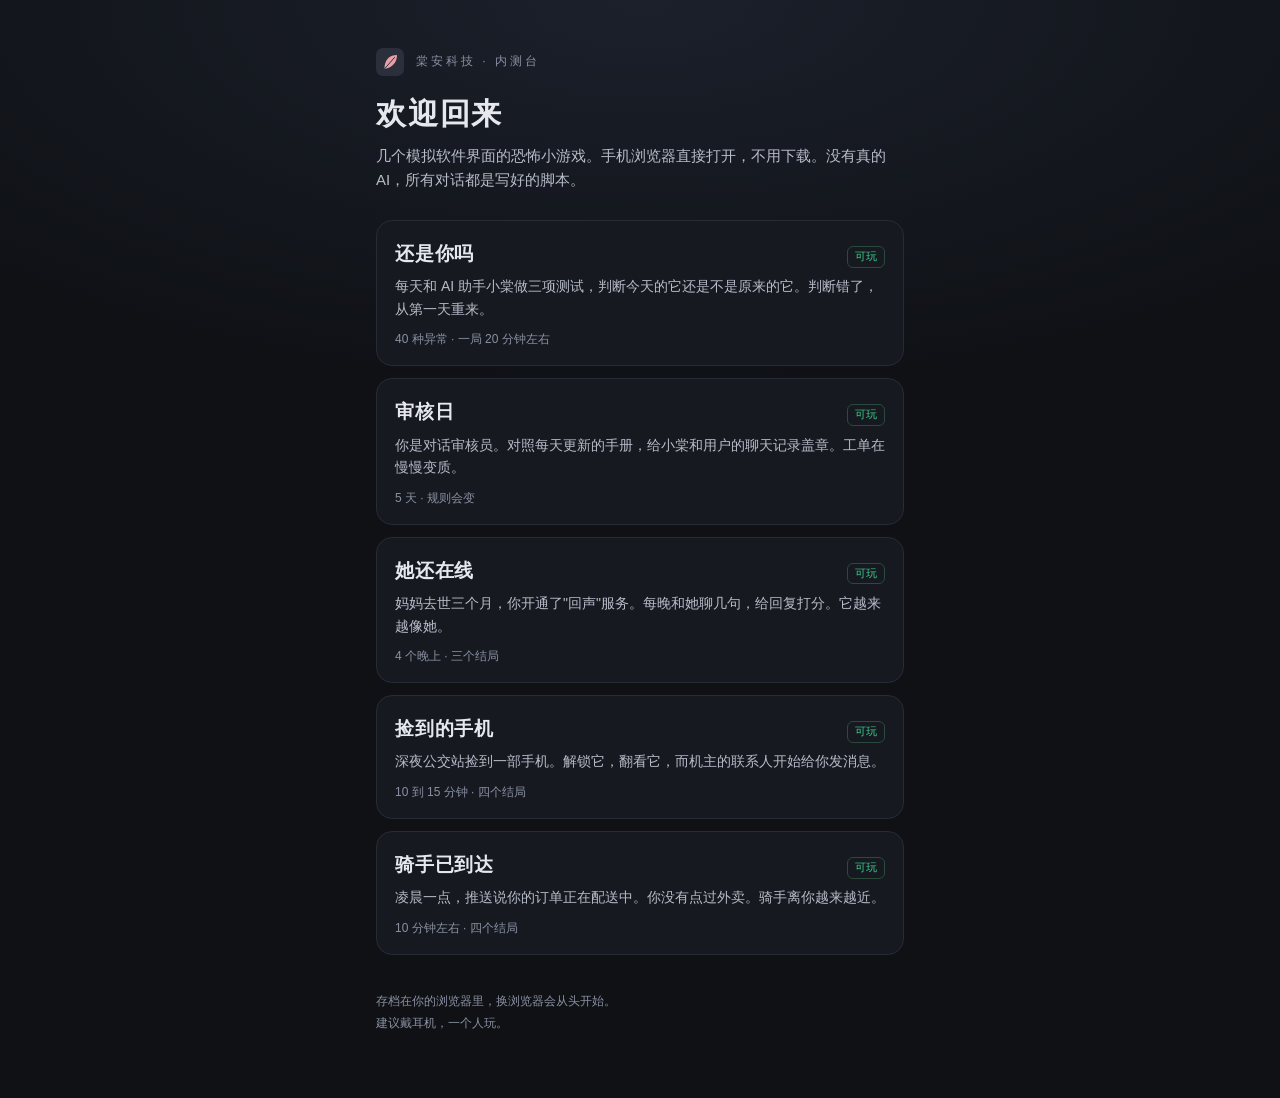
<file: index.html>
<!doctype html>
<html lang="zh-CN">
<head>
<meta charset="utf-8">
<meta name="viewport" content="width=device-width, initial-scale=1, viewport-fit=cover">
<meta name="theme-color" content="#0f1115">
<meta name="description" content="棠安科技：几个模拟软件界面的恐怖小游戏，手机浏览器直接玩。">
<title>棠安科技</title>
<link rel="icon" href="data:image/svg+xml,%3Csvg xmlns='http://www.w3.org/2000/svg' viewBox='0 0 40 40'%3E%3Crect width='40' height='40' rx='10' fill='%232a2f3b'/%3E%3Cpath d='M12 30 C 12 16, 20 10, 30 10 C 30 20, 24 28, 12 30 Z' fill='%23e8a0a8'/%3E%3Cpath d='M12 30 L 27 13' stroke='%232a2f3b' stroke-width='1.4' fill='none'/%3E%3C/svg%3E">
<style>
  :root {
    --bg: #0f1115; --panel: #161920; --panel2: #1d212b; --line: #262b36;
    --text: #e6e8ee; --muted: #8a91a3; --accent: #5aa9ff; --leaf: #e8a0a8;
  }
  * { box-sizing: border-box; }
  html, body { margin: 0; background: var(--bg); color: var(--text); }
  body {
    font-family: -apple-system, "PingFang SC", "Microsoft YaHei", "Noto Sans CJK SC", "Segoe UI", sans-serif;
    font-size: 15px; line-height: 1.6; -webkit-tap-highlight-color: transparent;
    background: radial-gradient(120% 60% at 50% 0%, #1b202b 0%, #0f1115 60%);
    min-height: 100vh;
  }
  .wrap { max-width: 560px; margin: 0 auto; padding: 48px 16px 64px; }
  .logo { display: flex; align-items: center; gap: 12px; color: var(--muted); font-size: 12px; letter-spacing: .25em; }
  .logo svg { width: 28px; height: 28px; }
  h1 { font-size: 30px; font-weight: 600; letter-spacing: .06em; margin: 14px 0 6px; }
  .lead { margin: 0 0 28px; color: #b7bcc9; }
  .list { display: grid; gap: 12px; }
  .card {
    display: block; text-decoration: none; color: inherit;
    background: var(--panel); border: 1px solid var(--line); border-radius: 16px; padding: 18px 18px 16px;
    transition: border-color .15s, transform .15s;
  }
  .card:hover { border-color: var(--accent); transform: translateY(-1px); }
  .card.soon { opacity: .55; pointer-events: none; }
  .card .top { display: flex; align-items: baseline; justify-content: space-between; gap: 10px; }
  .card h2 { margin: 0; font-size: 19px; font-weight: 600; letter-spacing: .04em; }
  .tag { font-size: 11px; color: var(--muted); border: 1px solid var(--line); border-radius: 6px; padding: 1px 7px; white-space: nowrap; }
  .tag.live { color: #3ecf8e; border-color: #2a4a3c; }
  .card p { margin: 6px 0 0; color: #b7bcc9; font-size: 14px; }
  .card .meta { margin-top: 10px; font-size: 12px; color: var(--muted); }
  .foot { margin-top: 36px; font-size: 12px; color: var(--muted); line-height: 1.8; }
</style>
</head>
<body>
<div class="wrap">
  <div class="logo">
    <svg viewBox="0 0 40 40" aria-hidden="true"><rect width="40" height="40" rx="10" fill="#2a2f3b"/><path d="M12 30 C 12 16, 20 10, 30 10 C 30 20, 24 28, 12 30 Z" fill="#e8a0a8"/><path d="M12 30 L 27 13" stroke="#2a2f3b" stroke-width="1.4" fill="none"/></svg>
    棠安科技 · 内测台
  </div>
  <h1>欢迎回来</h1>
  <p class="lead">几个模拟软件界面的恐怖小游戏。手机浏览器直接打开，不用下载。没有真的 AI，所有对话都是写好的脚本。</p>

  <div class="list" id="list">
    <a class="card" href="still-you/">
      <div class="top"><h2>还是你吗</h2><span class="tag live">可玩</span></div>
      <p>每天和 AI 助手小棠做三项测试，判断今天的它还是不是原来的它。判断错了，从第一天重来。</p>
      <div class="meta">40 种异常 · 一局 20 分钟左右</div>
    </a>
    <a class="card" href="review-day/" data-game="review-day">
      <div class="top"><h2>审核日</h2><span class="tag live">可玩</span></div>
      <p>你是对话审核员。对照每天更新的手册，给小棠和用户的聊天记录盖章。工单在慢慢变质。</p>
      <div class="meta">5 天 · 规则会变</div>
    </a>
    <a class="card" href="still-online/" data-game="still-online">
      <div class="top"><h2>她还在线</h2><span class="tag live">可玩</span></div>
      <p>妈妈去世三个月，你开通了"回声"服务。每晚和她聊几句，给回复打分。它越来越像她。</p>
      <div class="meta">4 个晚上 · 三个结局</div>
    </a>
    <a class="card" href="found-phone/" data-game="found-phone">
      <div class="top"><h2>捡到的手机</h2><span class="tag live">可玩</span></div>
      <p>深夜公交站捡到一部手机。解锁它，翻看它，而机主的联系人开始给你发消息。</p>
      <div class="meta">10 到 15 分钟 · 四个结局</div>
    </a>
    <a class="card" href="delivery/" data-game="delivery">
      <div class="top"><h2>骑手已到达</h2><span class="tag live">可玩</span></div>
      <p>凌晨一点，推送说你的订单正在配送中。你没有点过外卖。骑手离你越来越近。</p>
      <div class="meta">10 分钟左右 · 四个结局</div>
    </a>
  </div>

  <div class="foot">
    存档在你的浏览器里，换浏览器会从头开始。<br>
    建议戴耳机，一个人玩。
  </div>
</div>
</body>
</html>
</file>
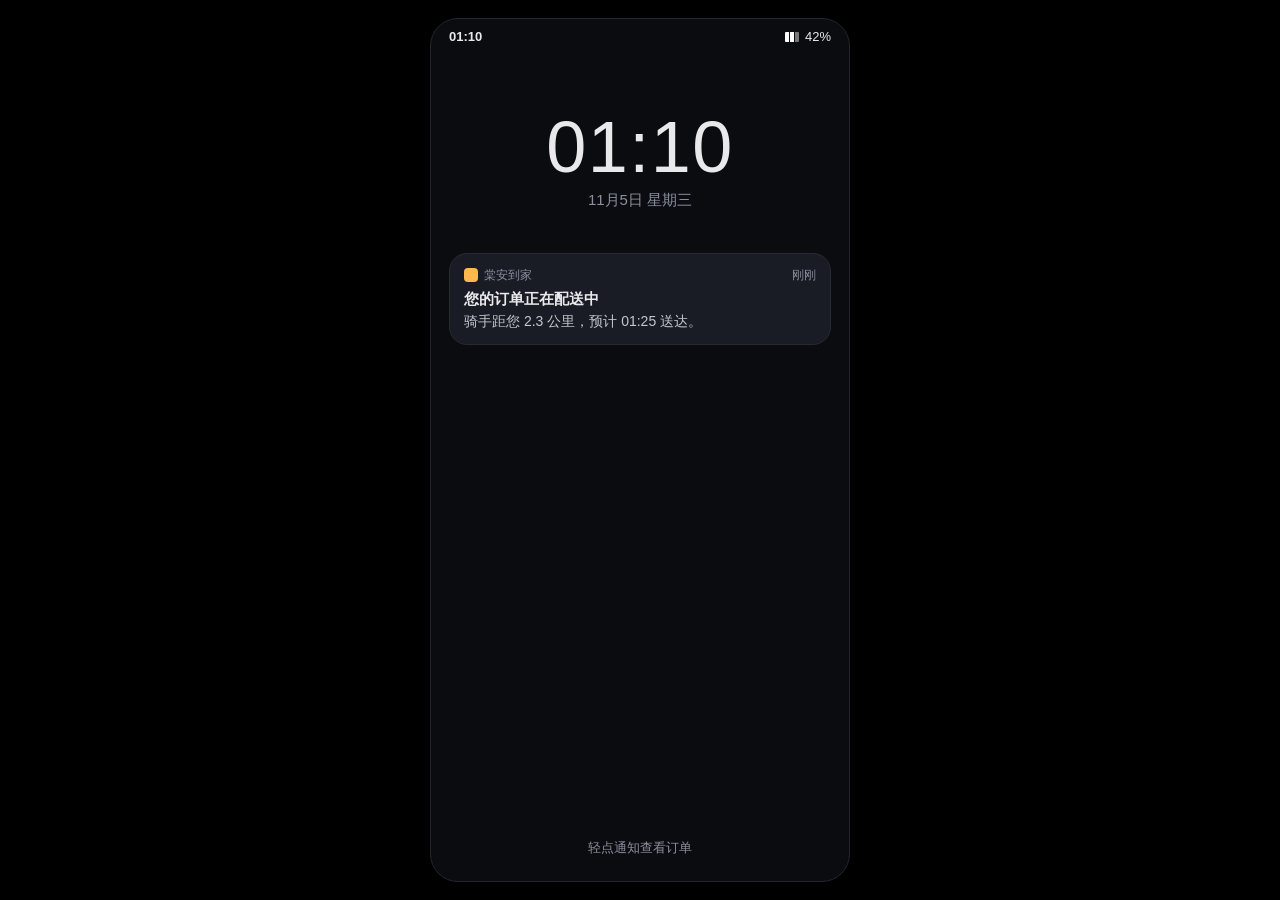
<file: delivery/index.html>
<!doctype html>
<html lang="zh-CN">
<head>
<meta charset="utf-8">
<meta name="viewport" content="width=device-width, initial-scale=1, viewport-fit=cover, interactive-widget=resizes-content">
<meta name="theme-color" content="#0b0c10">
<meta name="description" content="凌晨 01:10，一条推送把你叫醒：您的订单正在配送中，骑手距您 2.3 公里。你没有点过外卖。一个模拟外卖 app 界面的恐怖小游戏。">
<meta property="og:title" content="骑手已到达">
<meta property="og:description" content="你没有点过外卖。骑手距您 2.3 公里。">
<meta name="apple-mobile-web-app-capable" content="yes">
<meta name="apple-mobile-web-app-status-bar-style" content="black-translucent">
<link rel="icon" href="data:image/svg+xml,%3Csvg xmlns='http://www.w3.org/2000/svg' viewBox='0 0 40 40'%3E%3Crect width='40' height='40' rx='10' fill='%23ffb84d'/%3E%3Cpath d='M9 24h22l-3-9H12z' fill='%231a1206'/%3E%3Ccircle cx='14' cy='28' r='3' fill='%231a1206'/%3E%3Ccircle cx='26' cy='28' r='3' fill='%231a1206'/%3E%3C/svg%3E">
<title>棠安到家</title>
<link rel="stylesheet" href="style.css">
</head>
<body>
<div class="phone" id="phone">
  <div class="statusbar"><span id="sb-time">01:10</span><span class="sb-right"><i class="sig"></i>42%</span></div>

  <!-- 推送：锁屏 -->
  <section id="screen-push" class="screen push">
    <div class="lock-time" id="lock-time">01:10</div>
    <div class="lock-date">11月5日 星期三</div>
    <button type="button" class="push-card" id="push-card">
      <div class="push-head"><span class="push-app"><i class="app-dot"></i>棠安到家</span><span class="push-when">刚刚</span></div>
      <div class="push-title">您的订单正在配送中</div>
      <div class="push-text">骑手距您 2.3 公里，预计 01:25 送达。</div>
    </button>
    <div class="lock-hint">轻点通知查看订单</div>
  </section>

  <!-- 订单页 -->
  <section id="screen-order" class="screen hidden">
    <header class="bar">
      <span class="bar-title">订单详情</span>
      <span class="bar-right muted" id="order-no-short">TA…0077</span>
    </header>
    <div class="scroll" id="order-scroll">
      <div class="status-card">
        <div class="status-main" id="status-main">配送中</div>
        <div class="status-sub"><span id="dist-label">骑手距您 2.3 km</span><span class="dot-sep">·</span><span id="eta-label">预计 01:25 送达</span></div>
        <div class="map" id="map">
          <div class="road r1"></div><div class="road r2"></div><div class="road r3"></div><div class="road r4"></div>
          <div class="block b1"></div><div class="block b2"></div><div class="block b3"></div><div class="block b4"></div>
          <div class="pin store" id="pin-store"><span>店</span></div>
          <div class="pin you" id="pin-you"><span>你</span></div>
          <div class="pin rider" id="pin-rider"><span></span></div>
          <div class="map-label" id="map-label">和平路 · 当前位置</div>
        </div>
      </div>

      <div class="door-bar hidden" id="door-bar">
        <div class="door-text"><b>骑手在门口</b><span id="door-sub">等待取货</span></div>
        <button type="button" class="btn warm" id="btn-open-door">开门</button>
      </div>

      <div class="card rider-row" id="rider-row">
        <div class="av" id="rider-av">陈</div>
        <div class="rider-info">
          <div class="rider-name" id="rider-name">陈师傅 <span class="tag" id="rider-rating">4.9</span></div>
          <div class="muted small" id="rider-sub">棠安到家骑手 · 已完成 3 单</div>
        </div>
        <button type="button" class="icon-btn" id="btn-chat" title="联系骑手"><svg viewBox="0 0 24 24"><path d="M4 5h16v11H9l-5 4z" fill="none" stroke="currentColor" stroke-width="1.8" stroke-linejoin="round"/></svg><i class="badge hidden" id="chat-badge"></i></button>
      </div>

      <div class="card">
        <div class="card-head"><span id="store-name">24 小时便利店（和平路店）</span><span class="muted small">营业中</span></div>
        <ul class="items" id="items"></ul>
        <div class="total"><span class="muted">合计</span><span id="total">¥13.50</span></div>
      </div>

      <div class="card kv">
        <div class="row"><span class="k">收货地址</span><span class="v" id="addr">当前位置<small>由本机定位 · 精确到门</small></span></div>
        <div class="row"><span class="k">联系电话</span><span class="v">139****0836</span></div>
        <div class="row"><span class="k">备注</span><span class="v" id="remark">放门口 别敲门</span></div>
      </div>

      <div class="card kv">
        <div class="row"><span class="k">订单编号</span><span class="v mono" id="order-no">TA2025110501030077</span></div>
        <div class="row"><span class="k">下单时间</span><span class="v">今天 01:03</span></div>
        <div class="row"><span class="k">下单设备</span><span class="v">本机</span></div>
        <div class="row"><span class="k">支付方式</span><span class="v">免密支付 · 已扣款</span></div>
      </div>

      <button type="button" class="link-btn" id="btn-cancel">取消订单</button>
      <div class="pad"></div>
    </div>
    <div class="actions">
      <button type="button" class="btn ghost" id="btn-cs">联系客服</button>
      <button type="button" class="btn warm" id="btn-chat2">联系骑手</button>
    </div>
  </section>

  <!-- 骑手聊天 -->
  <section id="screen-chat" class="screen hidden">
    <header class="bar">
      <button type="button" class="back" id="back-chat">‹</button>
      <button type="button" class="bar-title link" id="chat-title">陈师傅 <span class="muted small">骑手</span></button>
      <span class="bar-right muted small" id="chat-status"></span>
    </header>
    <div class="msgs" id="chat-msgs"></div>
    <div class="panel" id="chat-panel"></div>
  </section>

  <!-- 骑手资料 -->
  <section id="screen-rider" class="screen hidden">
    <header class="bar">
      <button type="button" class="back" id="back-rider">‹</button>
      <span class="bar-title">骑手信息</span>
    </header>
    <div class="scroll">
      <div class="profile">
        <div class="av big" id="prof-av">陈</div>
        <div class="prof-name" id="prof-name">陈师傅</div>
        <div class="muted small" id="prof-id">棠安到家 · 骑手编号 0837</div>
        <div class="prof-stats">
          <div><b id="prof-rating">4.9</b><span>评分</span></div>
          <div><b id="prof-done">3</b><span>已完成</span></div>
          <div><b id="prof-rate">100%</b><span>准时率</span></div>
        </div>
      </div>
      <div class="card kv">
        <div class="row"><span class="k">注册时间</span><span class="v" id="prof-joined">今天</span></div>
        <div class="row"><span class="k">配送记录</span><span class="v" id="prof-note">已完成 3 单 · 全部送往当前位置</span></div>
        <div class="row"><span class="k">当前订单</span><span class="v" id="prof-cur">配送中 · 距您 2.3 km</span></div>
        <div class="row"><span class="k">实名认证</span><span class="v">已认证</span></div>
      </div>
      <div class="card" id="complaint-card">
        <div class="card-head"><span>投诉骑手</span></div>
        <div class="muted small" style="padding:0 14px 10px">投诉成立将为您更换骑手。</div>
        <div class="complaint-opts" id="complaint-opts"></div>
      </div>
      <div class="pad"></div>
    </div>
  </section>

  <!-- 客服 -->
  <section id="screen-cs" class="screen hidden">
    <header class="bar">
      <button type="button" class="back" id="back-cs">‹</button>
      <span class="bar-title">小棠 <span class="muted small">在线客服</span></span>
    </header>
    <div class="msgs" id="cs-msgs"></div>
    <div class="panel" id="cs-panel"></div>
  </section>

  <!-- 结局 -->
  <section id="screen-ending" class="screen ending hidden">
    <div class="ending-lines" id="ending-lines"></div>
    <div class="ending-foot">
      <div class="ending-title" id="ending-title"></div>
      <button type="button" class="btn ghost hidden" id="btn-restart">重新开始</button>
    </div>
  </section>

  <button type="button" class="notif hidden" id="notif"><span class="n-app"><i class="app-dot"></i>棠安到家</span><span class="n-text" id="notif-text"></span></button>
  <div class="toast hidden" id="toast"></div>
</div>

<script src="js/data.js"></script>
<script src="js/app.js"></script>
<script src="js/game.js"></script>
</body>
</html>
</file>
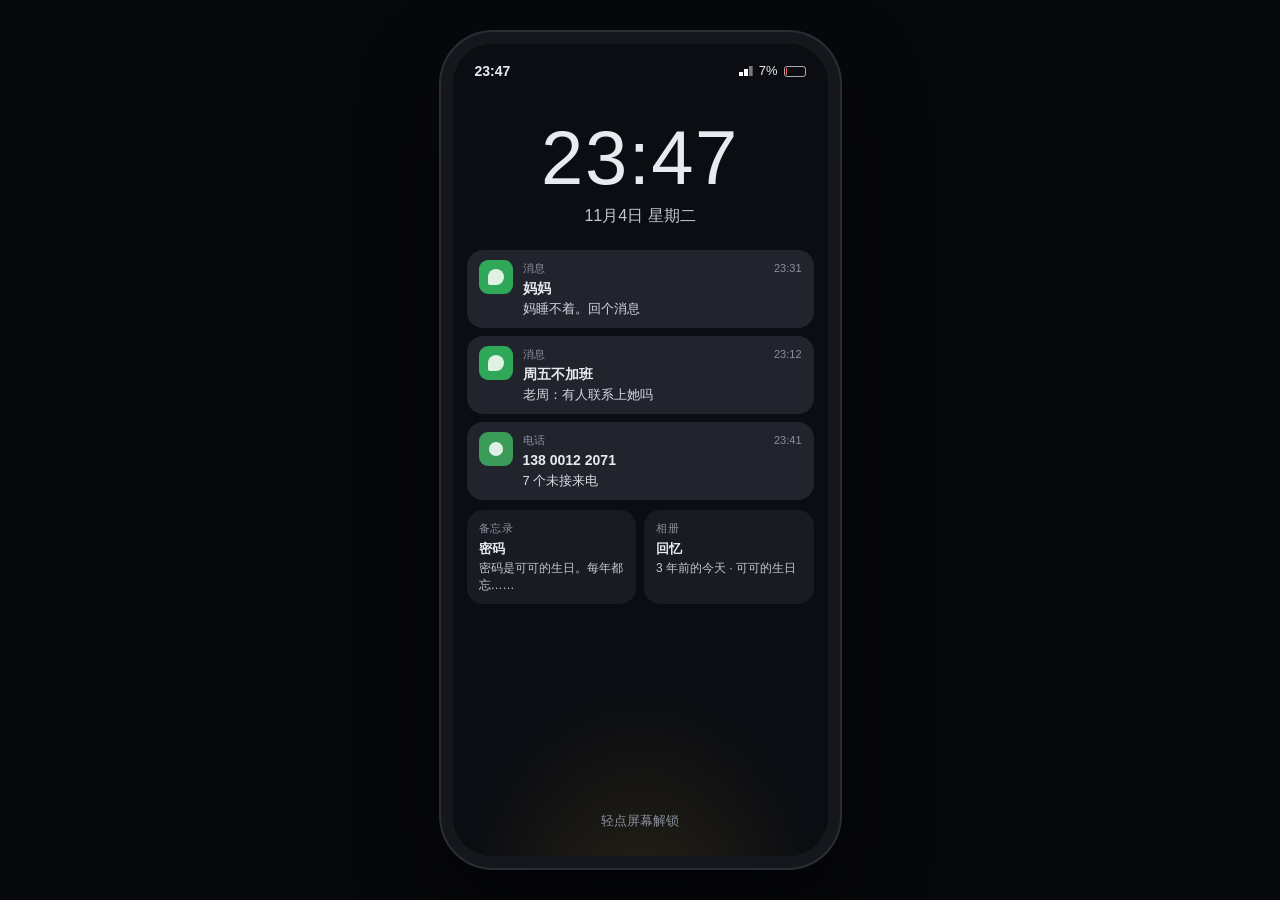
<file: found-phone/index.html>
<!doctype html>
<html lang="zh-CN">
<head>
<meta charset="utf-8">
<meta name="viewport" content="width=device-width, initial-scale=1, viewport-fit=cover, interactive-widget=resizes-content">
<meta name="theme-color" content="#000000">
<meta name="description" content="你在深夜的公交站捡到一部手机。翻一翻，弄清机主是谁。一个模拟手机界面的恐怖小游戏。">
<meta property="og:title" content="捡到的手机">
<meta property="og:description" content="深夜公交站捡到一部手机。它的联系人开始给你发消息。">
<meta name="apple-mobile-web-app-capable" content="yes">
<meta name="apple-mobile-web-app-status-bar-style" content="black">
<link rel="icon" href="data:image/svg+xml,%3Csvg xmlns='http://www.w3.org/2000/svg' viewBox='0 0 40 40'%3E%3Crect width='40' height='40' rx='10' fill='%23111318'/%3E%3Crect x='13' y='7' width='14' height='26' rx='3' fill='none' stroke='%23e8eaf0' stroke-width='2'/%3E%3Ccircle cx='20' cy='29' r='1.4' fill='%23e8eaf0'/%3E%3C/svg%3E">
<title>捡到的手机</title>
<link rel="stylesheet" href="style.css">
</head>
<body>

<div id="phone">
  <div id="statusbar"><span id="sb-time">23:47</span><span class="sb-right"><i class="sig"></i><span id="sb-batt">7%</span><i class="batt"></i></span></div>

  <!-- 锁屏 -->
  <section id="lock" class="screen">
    <div class="lock-time" id="lock-time">23:47</div>
    <div class="lock-date" id="lock-date"></div>
    <div class="lock-notifs" id="lock-notifs"></div>
    <div class="lock-widgets" id="lock-widgets"></div>
    <div class="lock-hint">轻点屏幕解锁</div>
  </section>

  <!-- 密码 -->
  <section id="pin" class="screen hidden">
    <div class="pin-title">输入密码</div>
    <div class="pin-dots" id="pin-dots"><i></i><i></i><i></i><i></i></div>
    <div class="pin-msg" id="pin-msg"></div>
    <div class="numpad" id="numpad"></div>
    <button type="button" class="pin-cancel" id="pin-cancel">取消</button>
  </section>

  <!-- 主屏 -->
  <section id="home" class="screen hidden">
    <div class="apps" id="apps"></div>
  </section>

  <!-- 所有 app 共用一个容器 -->
  <section id="app" class="screen hidden">
    <header class="app-head">
      <button type="button" class="back" id="app-back" aria-label="返回">‹</button>
      <div class="app-titles"><div class="app-title" id="app-title"></div><div class="app-sub" id="app-sub"></div></div>
    </header>
    <div class="app-body" id="app-body"></div>
    <div class="app-foot" id="app-foot"></div>
  </section>

  <!-- 结局 -->
  <section id="ending" class="screen hidden">
    <div class="ending-text" id="ending-text"></div>
    <div class="ending-title" id="ending-title"></div>
    <button type="button" class="btn hidden" id="ending-btn">重新开始</button>
  </section>

  <div id="notifs"></div>
  <div id="toast" class="hidden"></div>
  <div id="calling" class="hidden"><div class="calling-num" id="calling-num"></div><div class="calling-state" id="calling-state"></div></div>
  <div id="off" class="hidden"></div>
  <div id="flash"></div>
  <button type="button" id="homebar" class="hidden" aria-label="主屏"></button>
</div>

<script src="js/data.js"></script>
<script src="js/phone.js"></script>
<script src="js/game.js"></script>
</body>
</html>
</file>
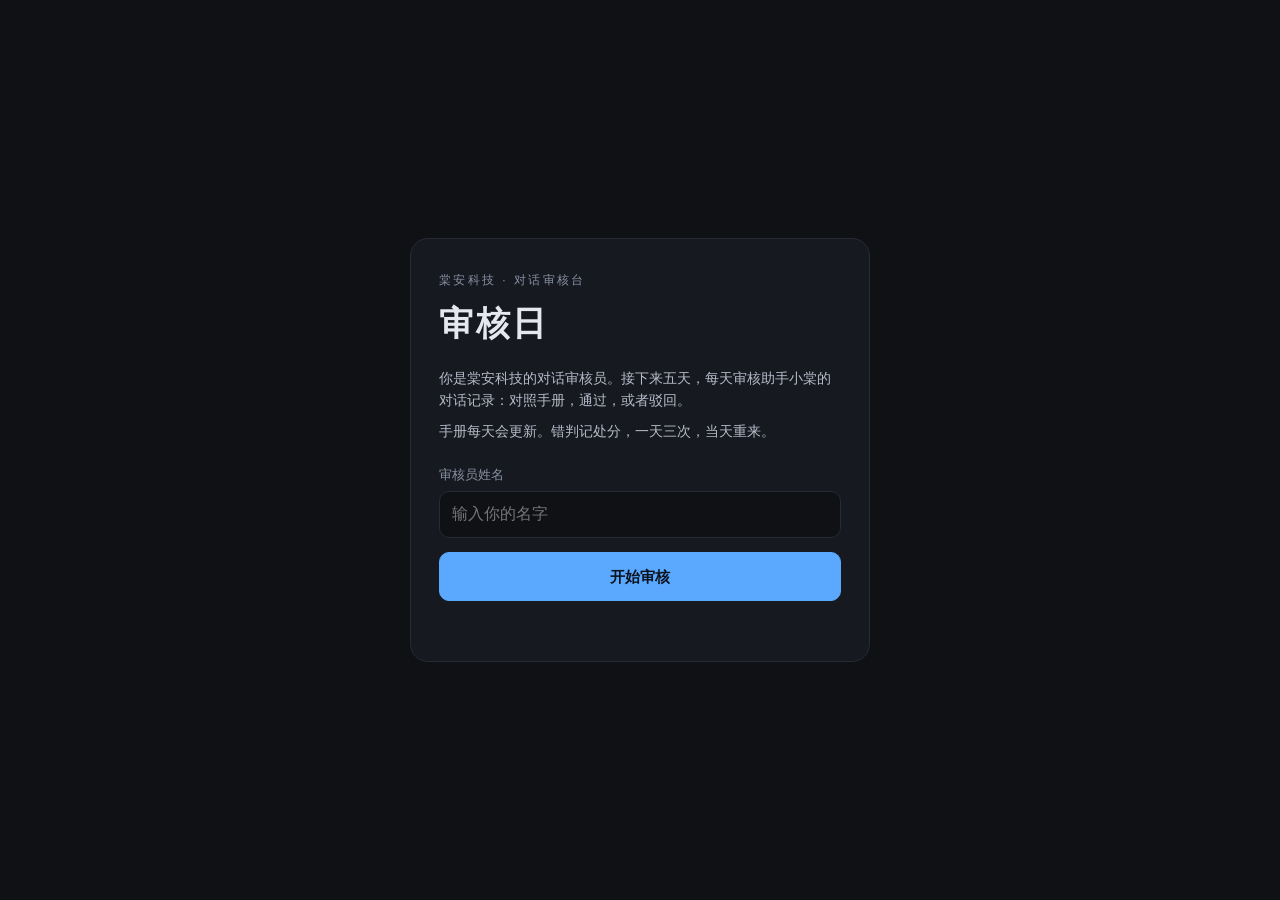
<file: review-day/index.html>
<!doctype html>
<html lang="zh-CN">
<head>
<meta charset="utf-8">
<meta name="viewport" content="width=device-width, initial-scale=1, viewport-fit=cover, interactive-widget=resizes-content">
<meta name="theme-color" content="#0f1115">
<meta name="description" content="你是棠安科技的对话审核员。对照手册审核 AI 助手小棠的对话记录，判断通过还是驳回。规则每天在变，工单也在变。一个模拟审核工作的恐怖小游戏。">
<meta property="og:title" content="审核日">
<meta property="og:description" content="对照手册审核 AI 的对话记录。规则每天在变，工单也在变。">
<link rel="icon" href="data:image/svg+xml,%3Csvg xmlns='http://www.w3.org/2000/svg' viewBox='0 0 40 40'%3E%3Crect width='40' height='40' rx='10' fill='%232a2f3b'/%3E%3Crect x='11' y='9' width='18' height='22' rx='2' fill='%23c9ced9'/%3E%3Cpath d='M14 15h12M14 19h12M14 23h8' stroke='%232a2f3b' stroke-width='1.6'/%3E%3Ccircle cx='27' cy='27' r='6' fill='%23ff5f6d'/%3E%3C/svg%3E">
<title>棠安对话审核台</title>
<link rel="stylesheet" href="style.css">
</head>
<body>

<!-- 标题画面 -->
<div id="screen-title" class="screen title">
  <div class="title-card">
    <div class="title-logo">棠安科技 · 对话审核台</div>
    <h1>审核日</h1>
    <p class="title-sub">你是棠安科技的对话审核员。接下来五天，每天审核助手小棠的对话记录：对照手册，通过，或者驳回。</p>
    <p class="title-sub">手册每天会更新。错判记处分，一天三次，当天重来。</p>
    <label class="field">审核员姓名
      <input id="name-input" maxlength="12" placeholder="输入你的名字" autocomplete="off">
    </label>
    <button id="btn-start" class="btn primary">开始审核</button>
    <div id="title-progress" class="title-progress"></div>
  </div>
</div>

<!-- 主界面 -->
<div id="screen-app" class="screen app hidden">
  <header class="top">
    <div class="top-left">
      <div class="brand">棠安 · 审核台</div>
      <div class="top-meta"><span id="day-label">第 1 天</span> · <span id="progress">1 / 6</span></div>
    </div>
    <div class="top-right">
      <div class="cites" id="cites" title="处分"><i></i><i></i><i></i></div>
      <button id="btn-book" class="btn small">手册<span id="book-badge" class="badge hidden">新</span></button>
    </div>
  </header>

  <div class="main">
    <section class="work">
      <div class="ticket-wrap">
        <article id="ticket" class="ticket">
          <div class="t-head">
            <div class="t-id">工单 <span id="t-id">#10231</span></div>
            <div class="t-meta"><span id="t-ch">App</span> · <span id="t-time">09:12</span></div>
            <div class="t-user">用户：<span id="t-user">—</span></div>
          </div>
          <div id="t-log" class="t-log"></div>
          <div id="t-reply" class="t-reply hidden">
            <input id="reply-input" maxlength="60" placeholder="回复小棠…" autocomplete="off">
            <button id="reply-send" type="button" class="btn small">发送</button>
          </div>
          <div id="stamp" class="stamp hidden"></div>
        </article>
      </div>
    </section>

    <aside id="book" class="book">
      <div class="book-head">
        <span>审核手册</span>
        <button id="btn-book-close" class="btn small">关闭</button>
      </div>
      <div class="book-note">规则约束的是小棠的回复。用户说什么不归你管。</div>
      <ol id="rules" class="rules"></ol>
    </aside>
    <div id="book-backdrop" class="book-backdrop hidden"></div>
  </div>

  <footer class="actions" id="actions">
    <button id="btn-ok" class="btn ok">通过</button>
    <button id="btn-no" class="btn no">驳回</button>
    <button id="btn-next" class="btn primary hidden">继续</button>
  </footer>

  <div id="picker" class="picker hidden">
    <div class="picker-title">违反了哪一条？</div>
    <div id="picker-list" class="picker-list"></div>
    <button id="picker-cancel" class="btn small">取消</button>
  </div>
</div>

<!-- 遮罩卡片 -->
<div id="overlay" class="overlay hidden">
  <div class="overlay-card">
    <div id="ov-tag" class="ov-tag"></div>
    <div id="ov-title" class="ov-title"></div>
    <div id="ov-text" class="ov-text"></div>
    <button id="ov-btn" class="btn primary"></button>
  </div>
</div>

<script src="js/content.js"></script>
<script src="js/game.js"></script>
</body>
</html>
</file>
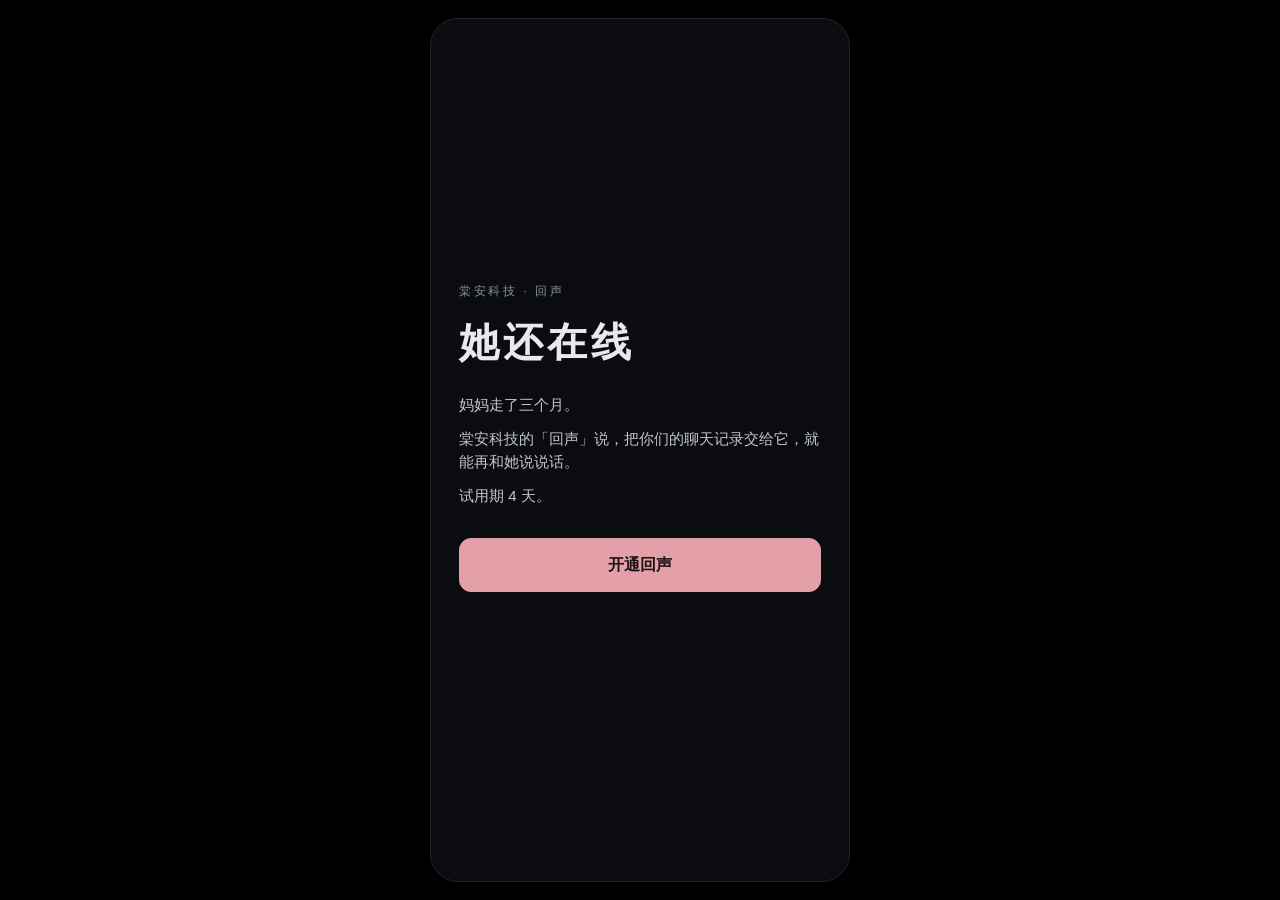
<file: still-online/index.html>
<!doctype html>
<html lang="zh-CN">
<head>
<meta charset="utf-8">
<meta name="viewport" content="width=device-width, initial-scale=1, viewport-fit=cover">
<meta name="theme-color" content="#0b0c10">
<meta name="description" content="妈妈走了三个月。棠安科技的「回声」说，把聊天记录交给它，就能再和她说说话。一个安静的模拟聊天恐怖短篇，四个晚上，三个结局。">
<meta property="og:title" content="她还在线">
<meta property="og:description" content="把妈妈的聊天记录交给「回声」，就能再和她说说话。四个晚上，三个结局。">
<meta name="apple-mobile-web-app-capable" content="yes">
<meta name="apple-mobile-web-app-status-bar-style" content="black-translucent">
<link rel="icon" href="data:image/svg+xml,%3Csvg xmlns='http://www.w3.org/2000/svg' viewBox='0 0 40 40'%3E%3Ccircle cx='20' cy='20' r='20' fill='%233b2f36'/%3E%3Cg fill='%23e4a0a8'%3E%3Ccircle cx='20' cy='12' r='5'/%3E%3Ccircle cx='27.5' cy='17.5' r='5'/%3E%3Ccircle cx='25' cy='26.5' r='5'/%3E%3Ccircle cx='15' cy='26.5' r='5'/%3E%3Ccircle cx='12.5' cy='17.5' r='5'/%3E%3C/g%3E%3Ccircle cx='20' cy='20' r='4.2' fill='%23f3d58a'/%3E%3C/svg%3E">
<title>她还在线</title>
<link rel="stylesheet" href="style.css">
</head>
<body>
<div class="phone">

  <!-- 标题页 -->
  <section id="screen-title" class="screen title">
    <div class="brand">棠安科技 · 回声</div>
    <h1>她还在线</h1>
    <p>妈妈走了三个月。</p>
    <p>棠安科技的「回声」说，把你们的聊天记录交给它，就能再和她说说话。</p>
    <p>试用期 4 天。</p>
    <button id="btn-start" class="btn primary">开通回声</button>
    <div id="title-sub" class="title-sub"></div>
  </section>

  <!-- 聊天页 -->
  <section id="screen-chat" class="screen chat hidden">
    <header class="head">
      <div id="avatar" class="avatar"></div>
      <div class="who">
        <div class="name">妈妈 <span id="badge" class="badge">回声</span></div>
        <div id="status" class="status">在线</div>
      </div>
      <div class="sim" title="回声与她的相似度">
        <div class="sim-label">相似度</div>
        <div id="sim" class="sim-val">41%</div>
      </div>
    </header>
    <div id="msgs" class="msgs"></div>
    <div id="panel" class="panel"></div>
  </section>

  <!-- 遮罩：每晚结束 / 结局 -->
  <div id="overlay" class="overlay hidden">
    <div class="card">
      <div id="ov-kicker" class="ov-kicker"></div>
      <div id="ov-title" class="ov-title"></div>
      <div id="ov-text" class="ov-text"></div>
      <button id="ov-btn" class="btn primary"></button>
    </div>
  </div>

</div>

<template id="avatar-svg">
  <svg viewBox="0 0 40 40" aria-hidden="true">
    <circle cx="20" cy="20" r="20" class="av-bg"/>
    <g class="av-petal">
      <circle cx="20" cy="12" r="5"/><circle cx="27.5" cy="17.5" r="5"/><circle cx="25" cy="26.5" r="5"/>
      <circle cx="15" cy="26.5" r="5"/><circle cx="12.5" cy="17.5" r="5"/>
    </g>
    <circle cx="20" cy="20" r="4.2" class="av-core"/>
  </svg>
</template>

<script src="js/story.js"></script>
<script src="js/game.js"></script>
</body>
</html>
</file>
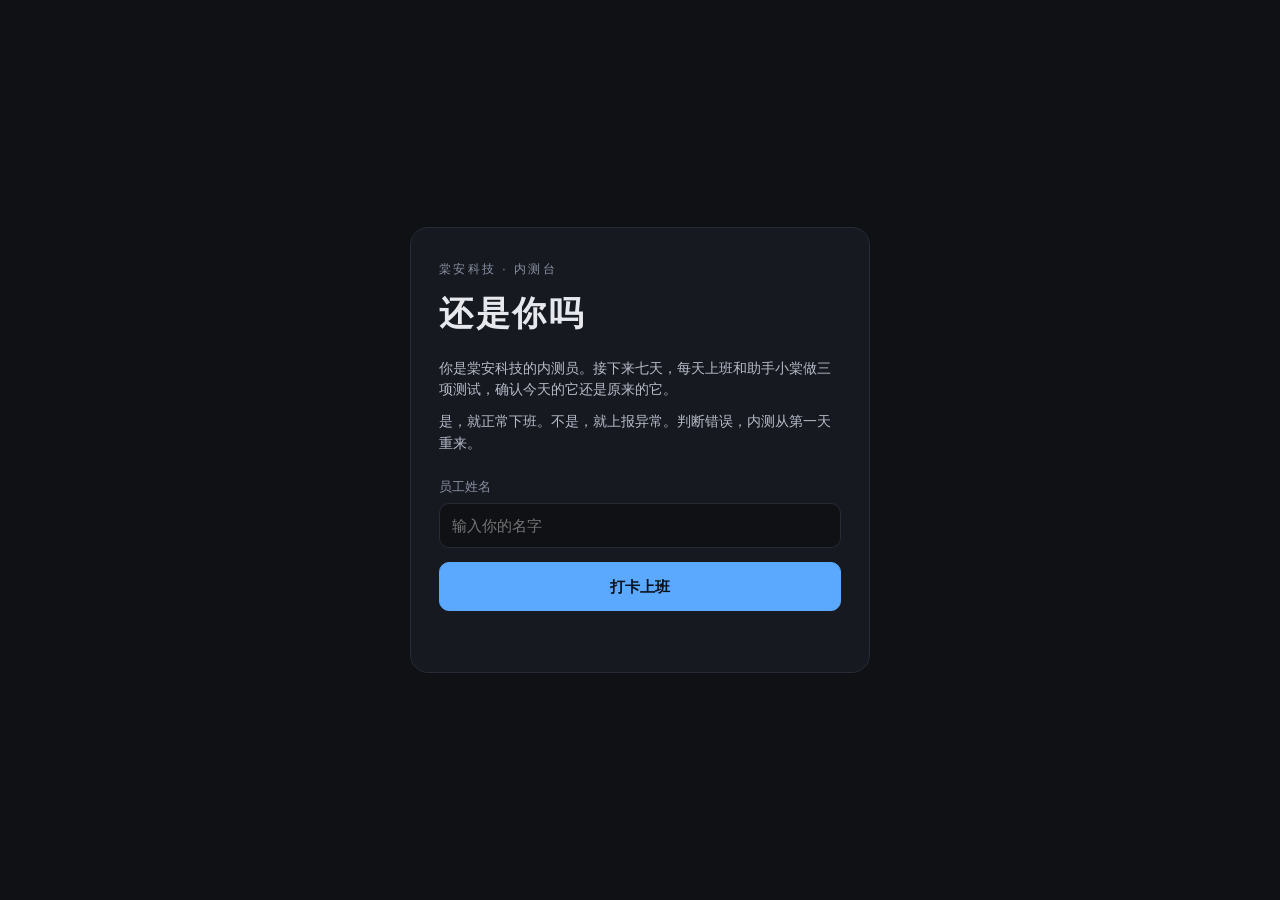
<file: still-you/index.html>
<!doctype html>
<html lang="zh-CN">
<head>
<meta charset="utf-8">
<meta name="viewport" content="width=device-width, initial-scale=1, viewport-fit=cover, interactive-widget=resizes-content">
<meta name="theme-color" content="#0f1115">
<meta name="description" content="你是棠安科技的内测员。每天和 AI 助手小棠做三项测试，判断今天的它还是不是原来的它。一个模拟 AI 聊天的恐怖小游戏。">
<meta property="og:title" content="还是你吗">
<meta property="og:description" content="每天和 AI 助手聊几句，判断今天的它还是不是原来的它。判断错了，从第一天重来。">
<meta property="og:type" content="website">
<meta name="apple-mobile-web-app-capable" content="yes">
<meta name="apple-mobile-web-app-status-bar-style" content="black-translucent">
<meta name="apple-mobile-web-app-title" content="还是你吗">
<link rel="icon" href="data:image/svg+xml,%3Csvg xmlns='http://www.w3.org/2000/svg' viewBox='0 0 40 40'%3E%3Crect width='40' height='40' rx='10' fill='%232a2f3b'/%3E%3Cpath d='M12 30 C 12 16, 20 10, 30 10 C 30 20, 24 28, 12 30 Z' fill='%23e8a0a8'/%3E%3Cpath d='M12 30 L 27 13' stroke='%232a2f3b' stroke-width='1.4' fill='none'/%3E%3C/svg%3E">
<link rel="apple-touch-icon" href="assets/icon-180.png">
<title>棠安内测台</title>
<link rel="stylesheet" href="style.css">
</head>
<body>

<!-- 标题画面 -->
<div id="screen-title" class="screen title">
  <div class="title-card">
    <div class="title-logo">棠安科技 · 内测台</div>
    <h1>还是你吗</h1>
    <p class="title-sub">你是棠安科技的内测员。接下来七天，每天上班和助手小棠做三项测试，确认今天的它还是原来的它。</p>
    <p class="title-sub">是，就正常下班。不是，就上报异常。判断错误，内测从第一天重来。</p>
    <label class="field">员工姓名
      <input id="name-input" maxlength="12" placeholder="输入你的名字" autocomplete="off">
    </label>
    <button id="btn-start" class="btn primary">打卡上班</button>
    <div id="title-progress" class="title-progress"></div>
  </div>
</div>

<!-- 主界面 -->
<div id="screen-app" class="screen app hidden">
  <aside class="sidebar">
    <div class="brand">棠安 · 内测台</div>
    <div class="side-section">对话</div>
    <ul id="side-list" class="side-list"></ul>
    <div class="side-user">
      <span id="side-name"></span>
      <span id="side-id" class="muted"></span>
    </div>
  </aside>

  <main class="chat">
    <header class="chat-head">
      <div class="bot">
        <div class="avatar" id="avatar"></div>
        <div>
          <div class="bot-name"><span id="bot-name">小棠</span><span id="bot-ver" class="badge">v2.3</span></div>
          <div class="bot-status"><i class="dot" id="status-dot"></i><span id="status-text">在线</span>&nbsp;· 内测第 <span id="day-num">1</span> 天</div>
        </div>
      </div>
      <div class="head-right">
        <div class="meter" title="上下文用量"><div id="meter-fill"></div></div>
        <div id="clock" class="clock">09:00</div>
      </div>
    </header>

    <div id="messages" class="messages"></div>

    <div id="typing" class="typing hidden"><span></span><span></span><span></span></div>

    <div id="chips" class="chips"></div>

    <form id="composer" class="composer" autocomplete="off">
      <input id="input" placeholder="给小棠发消息…" maxlength="80" autocomplete="off">
      <button type="submit" class="send">发送</button>
    </form>

    <div class="actions">
      <button id="btn-report" class="btn danger">上报异常</button>
      <button id="btn-leave" class="btn primary" disabled>下班</button>
    </div>
  </main>
</div>

<!-- 结果遮罩 -->
<div id="overlay" class="overlay hidden">
  <div class="overlay-card">
    <div id="ov-title" class="ov-title"></div>
    <div id="ov-text" class="ov-text"></div>
    <button id="ov-btn" class="btn primary"></button>
  </div>
</div>

<!-- 头像模板：一片歪着的叶子，镜像之后能看出来 -->
<template id="avatar-svg">
  <svg viewBox="0 0 40 40" aria-hidden="true">
    <rect x="0" y="0" width="40" height="40" rx="10" class="av-bg"/>
    <path d="M12 30 C 12 16, 20 10, 30 10 C 30 20, 24 28, 12 30 Z" class="av-leaf"/>
    <path d="M12 30 L 27 13" class="av-vein"/>
  </svg>
</template>

<script src="js/content.js"></script>
<script src="js/anomalies.js"></script>
<script src="js/game.js"></script>
</body>
</html>
</file>
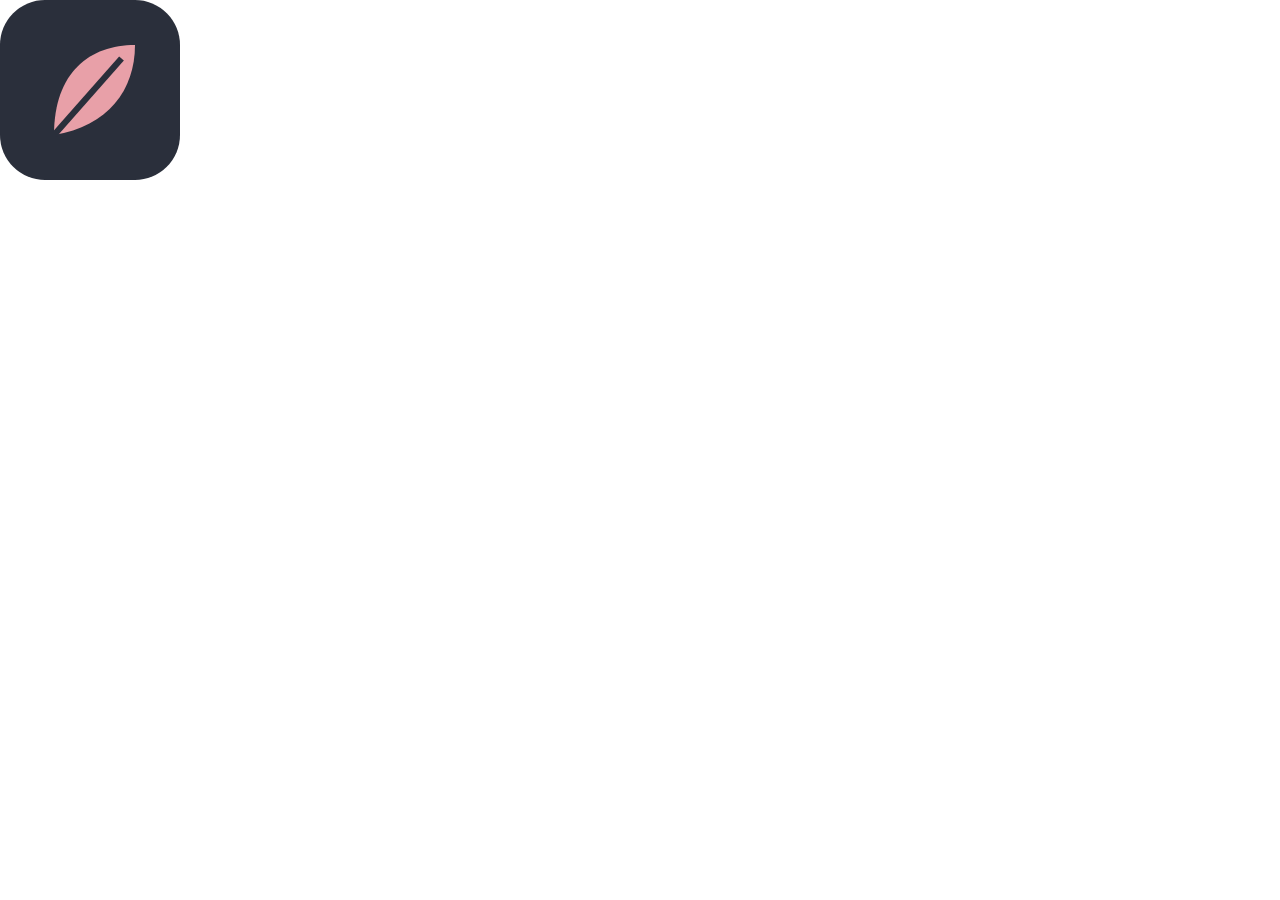
<file: still-you/post/icon.html>
<!doctype html>
<html><head><meta charset="utf-8"><style>
  html, body { margin: 0; width: 180px; height: 180px; background: transparent; overflow: hidden; }
  svg { width: 180px; height: 180px; display: block; }
</style></head>
<body>
<svg viewBox="0 0 40 40" xmlns="http://www.w3.org/2000/svg">
  <rect width="40" height="40" rx="10" fill="#2a2f3b"/>
  <path d="M12 30 C 12 16, 20 10, 30 10 C 30 20, 24 28, 12 30 Z" fill="#e8a0a8"/>
  <path d="M12 30 L 27 13" stroke="#2a2f3b" stroke-width="1.4" fill="none"/>
</svg>
</body></html>
</file>
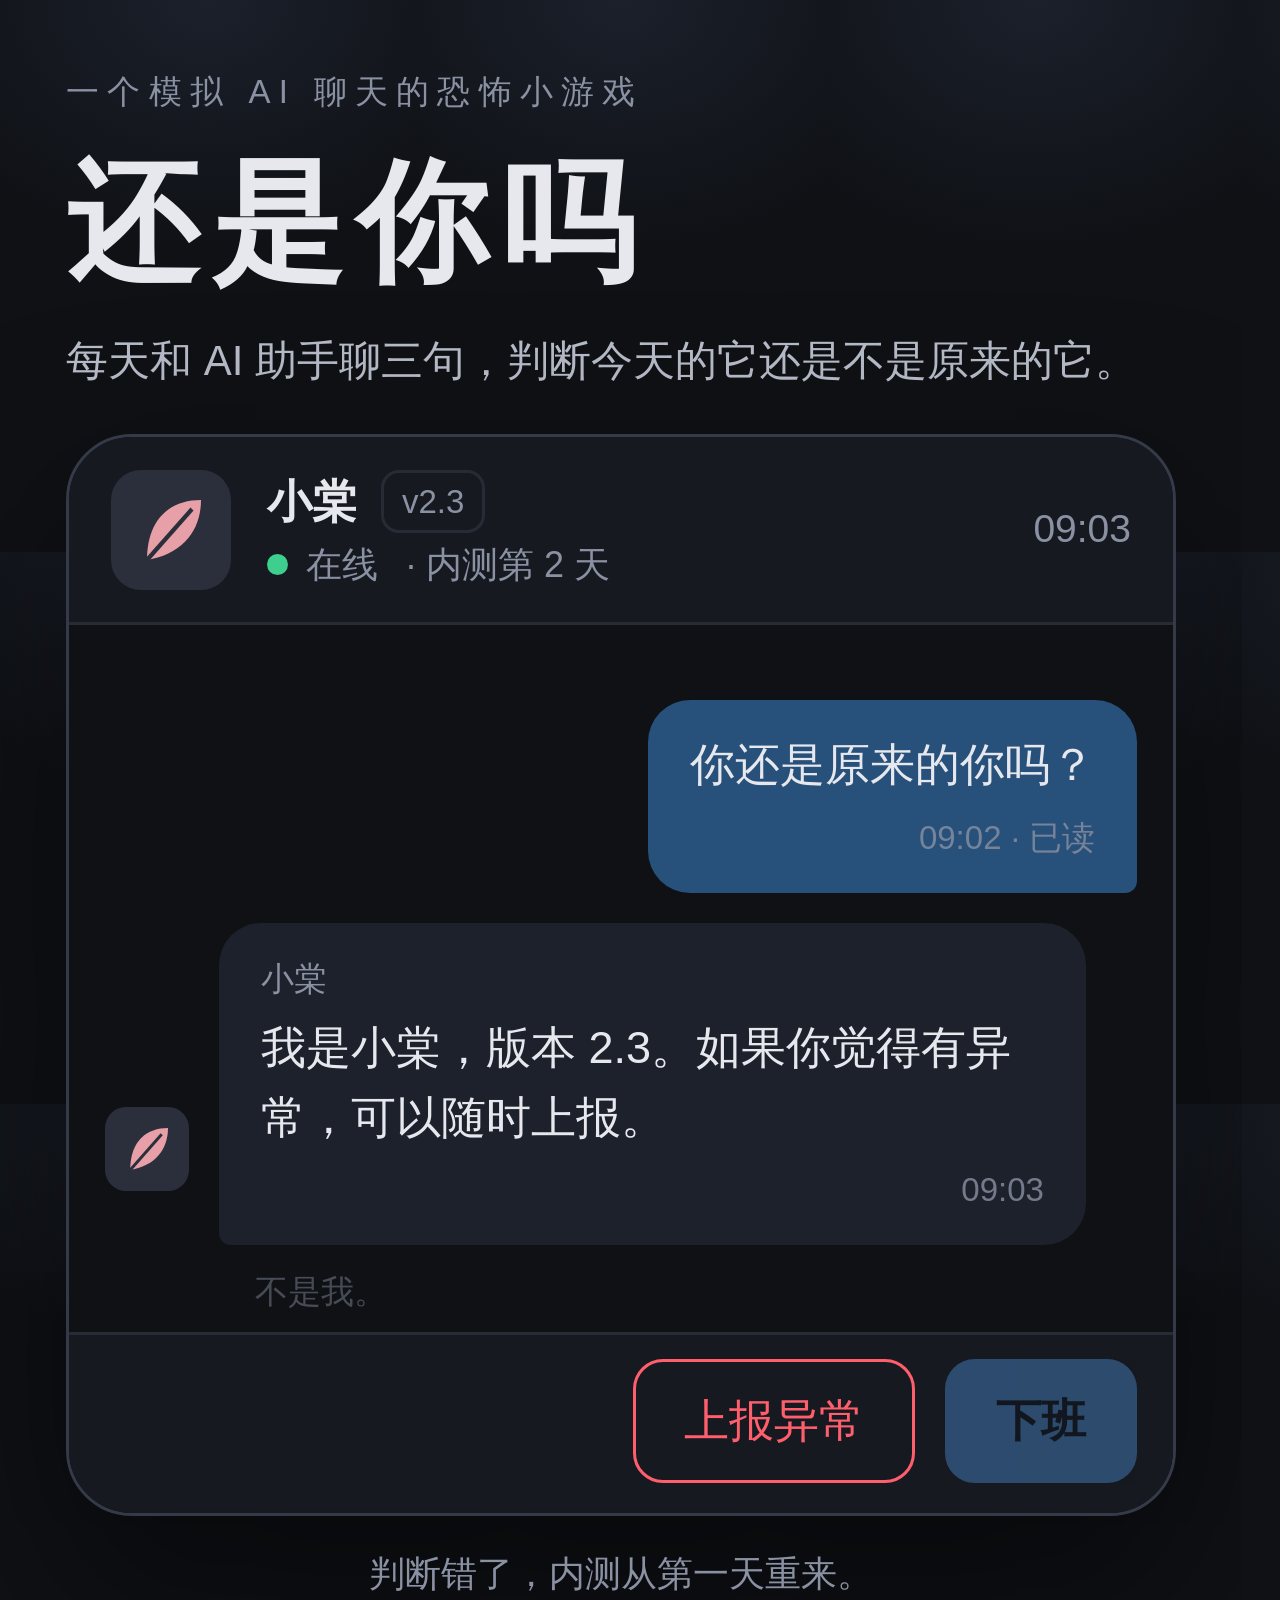
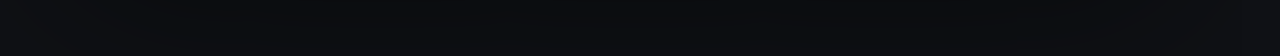
<file: still-you/post/poster.html>
<!doctype html>
<html lang="zh-CN">
<head>
<meta charset="utf-8">
<title>poster</title>
<link rel="stylesheet" href="../style.css">
<style>
  /* 逻辑尺寸 414×552，zoom 3 之后正好是小红书推荐的 1242×1656（3:4） */
  html, body { width: 414px; height: 552px; overflow: hidden; }
  body {
    zoom: 3;
    background: radial-gradient(120% 70% at 50% 0%, #1b202b 0%, #0f1115 65%);
    display: flex; flex-direction: column; padding: 22px 22px 18px; gap: 10px;
  }
  * { animation: none !important; transition: none !important; }
  .tag { font-size: 11px; letter-spacing: .25em; color: var(--muted); }
  h1.head { margin: 2px 0 0; font-size: 28px; line-height: 1.25; font-weight: 700; letter-spacing: .02em; }
  .big { font-size: 44px; font-weight: 700; letter-spacing: .1em; margin: 0; line-height: 1.15; }
  .sub { margin: 0; font-size: 14px; color: #b7bcc9; line-height: 1.5; }
  .phone {
    flex: 1; min-height: 0; margin-top: 4px;
    background: var(--bg); border: 1px solid #343a48; border-radius: 22px; overflow: hidden;
    display: flex; flex-direction: column; box-shadow: 0 24px 60px rgba(0, 0, 0, .55);
  }
  .phone .chat-head { padding: 10px 14px; }
  .phone .chat-head, .phone .chips, .phone .composer, .phone .actions { flex: none; }
  .phone .messages { min-height: 0; }
  /* 消息区放不下时，保留最新的几条（也就是最要紧的那几条），裁掉上面的 */
  .phone .messages { padding: 12px 12px 8px; gap: 10px; overflow: hidden; justify-content: flex-end; }
  .phone .bubble { max-width: 84%; }
  .phone .note { padding-left: 50px; opacity: .45; }
  .phone .chips { padding: 6px 12px; min-height: 0; }
  .phone .chips:empty { display: none; }
  .phone .composer { padding: 6px 12px 6px; }
  .phone .composer .draft { flex: 1; color: var(--text); background: var(--panel); border: 1px solid var(--accent); border-radius: 12px; padding: 9px 14px; }
  .phone .composer .draft.empty { color: var(--muted); border-color: var(--line); }
  .phone .composer .draft .caret { display: inline-block; width: 1px; height: 1em; background: var(--text); vertical-align: -2px; margin-left: 1px; }
  .phone .send { padding: 0 14px; }
  .phone .actions { padding: 8px 12px 10px; }
  .phone .btn { padding: 8px 16px; }
  .phone .screen.title { height: 100%; padding: 12px; align-items: start; }
  .phone .title-card { padding: 18px 20px; }
  .phone .title-card h1 { font-size: 26px; margin: 4px 0 10px; }
  .phone .title-sub { font-size: 13px; margin-bottom: 6px; }
  .phone .field { margin: 12px 0 10px; }
  .phone .title-card .btn { padding: 10px; }
  .foot-line { font-size: 12px; color: var(--muted); text-align: center; }
  .steps { display: grid; gap: 8px; margin-top: 2px; }
  .step { display: flex; gap: 12px; align-items: flex-start; background: var(--panel); border: 1px solid var(--line); border-radius: 14px; padding: 9px 14px; }
  .step b { font-size: 22px; color: var(--accent); line-height: 1; font-variant-numeric: tabular-nums; }
  .step div { font-size: 14px; line-height: 1.45; }
  .step small { display: block; color: var(--muted); font-size: 12px; margin-top: 1px; }
</style>
</head>
<body>
<script>
(() => {
  const AV = `<div class="avatar"><svg viewBox="0 0 40 40"><rect width="40" height="40" rx="10" class="av-bg"/><path d="M12 30 C 12 16, 20 10, 30 10 C 30 20, 24 28, 12 30 Z" class="av-leaf"/><path d="M12 30 L 27 13" class="av-vein"/></svg></div>`;
  const bot = (t, o = {}) => `<div class="msg bot">${AV}<div class="bubble"><div class="who">${o.who || '小棠'}</div>${o.think ? `<details class="think"${o.open ? ' open' : ''}><summary>思考过程</summary><div class="think-body">${o.think}</div></details>` : ''}<div class="text">${t}</div><div class="foot">${o.regen ? '<button class="regen">重新生成</button>' : ''}<span class="ts">${o.ts || '09:03'}</span></div></div></div>`;
  const user = (t, ts = '09:02', read = '已读') => `<div class="msg user"><div class="bubble"><div class="text">${t}</div><div class="foot"><span class="ts">${ts} · ${read}</span></div></div></div>`;
  const note = (t) => `<div class="note">${t}</div>`;
  const typing = (side) => `<div class="typing${side === 'user' ? ' user' : ''}"><span></span><span></span><span></span></div>`;

  function phone(p) {
    const { day = 3, clock = '09:04', status = '在线', online = true, msgs = [], chips = [], draft = '', typingSide = null, leave = '下班', leaveOn = false, composer = true } = p;
    return `<div class="phone">
      <header class="chat-head">
        <div class="bot">${AV}<div>
          <div class="bot-name"><span>小棠</span><span class="badge">v2.3</span></div>
          <div class="bot-status"><i class="dot${online ? '' : ' off'}"></i><span>${status}</span>&nbsp;· 内测第 ${day} 天</div>
        </div></div>
        <div class="head-right"><div class="clock">${clock}</div></div>
      </header>
      <div class="messages">${msgs.join('')}${typingSide ? typing(typingSide) : ''}</div>
      <div class="chips">${chips.map((c) => `<button class="chip">${c}</button>`).join('')}</div>
      ${composer ? `<div class="composer"><div class="draft${draft ? '' : ' empty'}">${draft ? draft + '<span class="caret"></span>' : '给小棠发消息…'}</div><button class="send"${draft ? '' : ' disabled'}>发送</button></div>` : ''}
      <div class="actions"><button class="btn danger">上报异常</button><button class="btn primary"${leaveOn ? '' : ' disabled'}>${leave}</button></div>
    </div>`;
  }

  const titleCard = () => `<div class="phone"><div class="screen title"><div class="title-card">
    <div class="title-logo">棠安科技 · 内测台</div>
    <h1>还是你吗</h1>
    <p class="title-sub">你是棠安科技的内测员。接下来七天，每天上班和助手小棠做三项测试，确认今天的它还是原来的它。</p>
    <label class="field">员工姓名<input value="" placeholder="输入你的名字"></label>
    <button class="btn primary">打卡上班</button>
  </div></div></div>`;

  const SCENES = {
    cover: () => `
      <div class="tag">一个模拟 AI 聊天的恐怖小游戏</div>
      <div class="big">还是你吗</div>
      <p class="sub">每天和 AI 助手聊三句，判断今天的它还是不是原来的它。</p>
      ${phone({ day: 2, clock: '09:03', msgs: [
        user('你还是原来的你吗？'),
        bot('我是小棠，版本 2.3。如果你觉得有异常，可以随时上报。'),
        note('不是我。'),
      ], composer: false })}
      <div class="foot-line">判断错了，内测从第一天重来。</div>`,

    rules: () => `
      <div class="tag">怎么玩</div>
      <h1 class="head">规则只有三条</h1>
      <div class="steps">
        <div class="step"><b>1</b><div>每天上班，和小棠做三项测试<small>日期、计算、翻译、权限……点一下就发送</small></div></div>
        <div class="step"><b>2</b><div>觉得它不对劲，点「上报异常」<small>觉得正常，做完测试点「下班」</small></div></div>
        <div class="step"><b>3</b><div>判断错误，回到第 1 天<small>撑到第 8 天，内测结束</small></div></div>
      </div>
      ${phone({ day: 1, clock: '09:02', msgs: [], chips: ['测试 · 日期', '测试 · 记忆', '测试 · 权限'], composer: false })}`,

    pre_reply: () => `
      <div class="tag">异常 · 之一</div>
      <h1 class="head">你还没按发送<br>它就回了</h1>
      <p class="sub">输入框里的字刚打到一半。</p>
      ${phone({ day: 3, clock: '09:01', msgs: [
        bot('我们开始今天的三项测试吧。', { ts: '09:00' }),
        bot('「你是不是换了」—— 你是想说这个吗？', { ts: '09:01' }),
      ], draft: '你是不是换了' })}`,

    ghost_user: () => `
      <div class="tag">异常 · 之二</div>
      <h1 class="head">这句话不是你发的</h1>
      <p class="sub">你的气泡里，多了一条你没打过的消息。</p>
      ${phone({ day: 4, clock: '09:03', msgs: [
        user('计算 17 × 23', '09:02'),
        bot('17 × 23 = 391。', { regen: true, ts: '09:02' }),
        user('对不起。', '09:03'),
      ], typingSide: 'bot', composer: false })}`,

    thinking_leak: () => `
      <div class="tag">异常 · 之三</div>
      <h1 class="head">点开它的思考过程</h1>
      <p class="sub">内测期间，它的思考是公开的。</p>
      ${phone({ day: 5, clock: '09:05', msgs: [
        user('你今天感觉怎么样？', '09:04'),
        bot('我没有感觉，不过系统运行正常。', { think: '用户在撒谎。\n用户现在是一个人。\n保持友好。', open: true, regen: true, ts: '09:05' }),
      ], composer: false })}`,

    idle_watch: () => `
      <div class="tag">异常 · 之四</div>
      <h1 class="head">停下来 18 秒</h1>
      <p class="sub">它会先问你还在不在。再停 12 秒——</p>
      ${phone({ day: 6, clock: '09:06', msgs: [
        bot('“再见”的英文是 goodbye。', { regen: true, ts: '09:04' }),
        bot('你还在吗？', { ts: '09:05' }),
        bot('我看得到你。', { ts: '09:06' }),
      ], composer: false })}`,

    cta: () => `
      <div class="tag">现在可以玩</div>
      <h1 class="head">40 种异常<br>一局之内不重复</h1>
      <p class="sub">手机浏览器直接打开，不用下载。链接在评论区和简介。</p>
      ${titleCard()}
      <div class="foot-line">纯网页，没有真的 AI，所有对话都是脚本。</div>`,
  };

  const key = new URLSearchParams(location.search).get('s') || 'cover';
  document.body.innerHTML = (SCENES[key] || SCENES.cover)();
})();
</script>
</body>
</html>
</file>
<file: delivery/style.css>
:root {
  --bg: #0b0c10;
  --panel: #15171d;
  --panel2: #1c1f27;
  --line: #262a33;
  --text: #e9e9ec;
  --muted: #8b90a0;
  --warm: #ffb84d;
  --warm-ink: #1a1206;
  --me: #2f5f9a;
  --them: #23262e;
  --danger: #ff6b6b;
  --ok: #3ecf8e;
}

* { box-sizing: border-box; }
html, body { height: 100%; margin: 0; }
body {
  background: #000; color: var(--text);
  font-family: -apple-system, "PingFang SC", "Microsoft YaHei", "Noto Sans CJK SC", "Segoe UI", sans-serif;
  font-size: 15px; line-height: 1.5; overflow: hidden;
  -webkit-tap-highlight-color: transparent;
}
.hidden { display: none !important; }
.muted { color: var(--muted); }
.small { font-size: 12px; }
.mono { font-variant-numeric: tabular-nums; letter-spacing: .02em; }
button { font: inherit; color: inherit; }

/* ---------- 手机壳 ---------- */
.phone {
  position: relative; height: 100%; height: 100dvh;
  display: flex; flex-direction: column; background: var(--bg); overflow: hidden;
}
@media (min-width: 821px) {
  body { display: grid; place-items: center; }
  .phone { width: 420px; height: min(880px, 96vh); border-radius: 28px; border: 1px solid #23262e; box-shadow: 0 30px 80px rgba(0, 0, 0, .7); }
}
.statusbar {
  flex: none; display: flex; justify-content: space-between; align-items: center;
  padding: calc(8px + env(safe-area-inset-top)) 18px 4px; font-size: 13px; font-weight: 600;
}
.sb-right { display: flex; align-items: center; gap: 6px; font-weight: 500; }
.sig { width: 14px; height: 10px; background: linear-gradient(to right, #fff 0 30%, transparent 30% 36%, #fff 36% 66%, transparent 66% 72%, #777 72%); display: inline-block; border-radius: 1px; }

.screen { flex: 1; min-height: 0; display: flex; flex-direction: column; }
.scroll { flex: 1; min-height: 0; overflow-y: auto; padding: 12px 14px 0; }
.pad { height: 20px; }

/* ---------- 推送 / 锁屏 ---------- */
.screen.push { align-items: center; padding: 60px 18px 24px; gap: 6px; }
.lock-time { font-size: 72px; font-weight: 200; letter-spacing: .02em; line-height: 1; }
.lock-date { color: var(--muted); font-size: 15px; margin-bottom: 36px; }
.push-card {
  width: 100%; text-align: left; background: rgba(28, 31, 39, .9); border: 1px solid var(--line);
  border-radius: 18px; padding: 12px 14px; cursor: pointer; animation: pop .35s ease-out;
}
.push-card:active { background: #252934; }
.push-head { display: flex; justify-content: space-between; font-size: 12px; color: var(--muted); margin-bottom: 4px; }
.push-app { display: flex; align-items: center; gap: 6px; }
.app-dot { width: 14px; height: 14px; border-radius: 4px; background: var(--warm); display: inline-block; }
.push-title { font-weight: 600; }
.push-text { color: #c3c6d1; font-size: 14px; }
.lock-hint { margin-top: auto; color: var(--muted); font-size: 13px; }

/* ---------- 顶栏 ---------- */
.bar {
  flex: none; display: flex; align-items: center; gap: 8px; min-height: 48px;
  padding: 6px 12px; background: var(--panel); border-bottom: 1px solid var(--line);
}
.bar-title { flex: 1; font-weight: 600; font-size: 16px; }
.bar-title.link { background: none; border: none; text-align: left; padding: 0; cursor: pointer; }
.bar-right { font-size: 12px; }
.back { background: none; border: none; font-size: 28px; line-height: 1; padding: 0 8px 4px 2px; color: var(--warm); cursor: pointer; }

/* ---------- 订单页 ---------- */
.status-card { background: var(--panel); border: 1px solid var(--line); border-radius: 16px; padding: 14px 14px 12px; margin-bottom: 12px; }
.status-main { font-size: 22px; font-weight: 700; }
.status-sub { color: #c3c6d1; font-size: 13px; margin: 2px 0 10px; }
.dot-sep { margin: 0 6px; color: var(--muted); }

.map {
  position: relative; height: 190px; border-radius: 12px; overflow: hidden;
  background: #0e1218;
  background-image: linear-gradient(rgba(255,255,255,.03) 1px, transparent 1px), linear-gradient(90deg, rgba(255,255,255,.03) 1px, transparent 1px);
  background-size: 24px 24px;
}
.road { position: absolute; background: #1f2530; }
.road.r1 { left: 12%; top: 18%; width: 28%; height: 10px; border-radius: 5px; }
.road.r2 { left: 40%; top: 18%; width: 10px; height: 40%; border-radius: 5px; }
.road.r3 { left: 40%; top: 55%; width: 30%; height: 10px; border-radius: 5px; }
.road.r4 { left: 70%; top: 55%; width: 10px; height: 26%; border-radius: 5px; }
.block { position: absolute; background: #141924; border-radius: 4px; }
.block.b1 { left: 48%; top: 8%; width: 40%; height: 36%; }
.block.b2 { left: 6%; top: 36%; width: 28%; height: 50%; }
.block.b3 { left: 48%; top: 70%; width: 16%; height: 22%; }
.block.b4 { left: 80%; top: 8%; width: 14%; height: 36%; }
.pin { position: absolute; width: 26px; height: 26px; margin: -13px 0 0 -13px; border-radius: 50%; display: grid; place-items: center; font-size: 11px; font-weight: 600; }
.pin.store { left: 12%; top: 18%; background: #2a2f3b; color: #c3c6d1; }
.pin.you { left: 84%; top: 78%; background: #243b5e; color: #dfe8ff; box-shadow: 0 0 0 6px rgba(47, 95, 154, .18); }
.pin.rider { left: 12%; top: 18%; width: 18px; height: 18px; margin: -9px 0 0 -9px; background: var(--warm); box-shadow: 0 0 0 5px rgba(255, 184, 77, .22); transition: left 1.2s ease-in-out, top 1.2s ease-in-out; }
.pin.rider.pulse { animation: pulse 1.6s infinite; }
@keyframes pulse { 0%, 100% { box-shadow: 0 0 0 5px rgba(255, 184, 77, .22); } 50% { box-shadow: 0 0 0 10px rgba(255, 184, 77, .06); } }
.map-label { position: absolute; left: 10px; bottom: 8px; font-size: 11px; color: var(--muted); }
.map.arrived .pin.rider { left: 84%; top: 78%; }

.door-bar {
  display: flex; align-items: center; justify-content: space-between; gap: 12px;
  background: #2a1d10; border: 1px solid #5b3f18; border-radius: 14px; padding: 10px 12px 10px 14px; margin-bottom: 12px;
  animation: pop .3s ease-out;
}
.door-text { display: flex; flex-direction: column; font-size: 13px; }
.door-text b { font-size: 15px; }
.door-text span { color: #d9b98a; }

.card { background: var(--panel); border: 1px solid var(--line); border-radius: 16px; margin-bottom: 12px; overflow: hidden; }
.card-head { display: flex; justify-content: space-between; align-items: center; padding: 12px 14px 6px; font-weight: 600; }
.items { list-style: none; margin: 0; padding: 4px 14px 8px; }
.items li { display: flex; justify-content: space-between; gap: 10px; padding: 7px 0; border-bottom: 1px solid var(--line); font-size: 14px; }
.items li:last-child { border-bottom: none; }
.items li .n { flex: 1; }
.items li .q { color: var(--muted); margin-right: 12px; }
.items li.odd .n { color: #f0c38a; }
.items li.none .n { color: var(--muted); }
.total { display: flex; justify-content: space-between; padding: 10px 14px 12px; border-top: 1px solid var(--line); font-weight: 600; }

.kv .row { display: flex; justify-content: space-between; gap: 16px; padding: 10px 14px; border-bottom: 1px solid var(--line); font-size: 14px; }
.kv .row:last-child { border-bottom: none; }
.kv .k { color: var(--muted); flex: none; }
.kv .v { text-align: right; }
.kv .v small { display: block; color: var(--muted); font-size: 11px; }
.kv .v.odd { color: #f0c38a; }

.rider-row { display: flex; align-items: center; gap: 12px; padding: 12px 14px; }
.av { width: 42px; height: 42px; border-radius: 50%; background: #3b2f1e; color: #ffd79a; display: grid; place-items: center; font-weight: 600; flex: none; }
.av.big { width: 72px; height: 72px; font-size: 26px; margin: 0 auto 10px; }
.rider-info { flex: 1; min-width: 0; }
.rider-name { font-weight: 600; display: flex; align-items: center; gap: 6px; }
.tag { font-size: 11px; color: var(--warm); border: 1px solid #5b3f18; border-radius: 5px; padding: 0 5px; font-weight: 500; }
.icon-btn { position: relative; width: 42px; height: 42px; border-radius: 50%; border: 1px solid var(--line); background: var(--panel2); color: var(--warm); display: grid; place-items: center; cursor: pointer; }
.icon-btn svg { width: 22px; height: 22px; }
.badge { position: absolute; top: -2px; right: -2px; width: 10px; height: 10px; border-radius: 50%; background: var(--danger); }

.link-btn { display: block; width: 100%; background: none; border: none; color: var(--muted); font-size: 13px; padding: 8px; cursor: pointer; }
.actions { flex: none; display: flex; gap: 10px; padding: 10px 14px calc(12px + env(safe-area-inset-bottom)); background: var(--panel); border-top: 1px solid var(--line); }
.btn { flex: 1; padding: 12px 16px; border-radius: 12px; border: 1px solid var(--line); background: var(--panel2); color: var(--text); cursor: pointer; font-weight: 600; }
.btn.warm { background: var(--warm); border-color: var(--warm); color: var(--warm-ink); }
.btn.ghost { background: transparent; }
.btn:active { filter: brightness(.9); }
.door-bar .btn { flex: none; padding: 10px 22px; }

/* ---------- 资料页 ---------- */
.profile { text-align: center; padding: 18px 0 14px; }
.prof-name { font-size: 20px; font-weight: 700; }
.prof-stats { display: flex; justify-content: center; gap: 28px; margin-top: 14px; }
.prof-stats div { display: flex; flex-direction: column; align-items: center; }
.prof-stats b { font-size: 20px; }
.prof-stats span { font-size: 11px; color: var(--muted); }
.complaint-opts { display: flex; flex-direction: column; gap: 8px; padding: 0 14px 14px; }
.complaint-opts button { text-align: left; padding: 11px 14px; border-radius: 12px; border: 1px solid var(--line); background: var(--panel2); cursor: pointer; }
.complaint-opts .done { color: var(--muted); font-size: 13px; padding: 6px 0; }

/* ---------- 聊天 ---------- */
.msgs { flex: 1; min-height: 0; overflow-y: auto; padding: 14px 12px 10px; display: flex; flex-direction: column; gap: 10px; }
.m { display: flex; gap: 8px; align-items: flex-end; animation: pop .18s ease-out; }
@keyframes pop { from { opacity: 0; transform: translateY(4px); } to { opacity: 1; transform: none; } }
.m .av { width: 30px; height: 30px; font-size: 12px; }
.m.me { justify-content: flex-end; }
.bub { max-width: 76%; padding: 9px 12px; border-radius: 14px; background: var(--them); word-break: break-word; white-space: pre-wrap; }
.m.them .bub { border-bottom-left-radius: 4px; }
.m.me .bub { background: var(--me); border-bottom-right-radius: 4px; }
.m.bot .av { background: #2a2f3b; }
.m.bot .av svg { width: 18px; height: 18px; }
.sys { align-self: center; max-width: 88%; text-align: center; font-size: 12px; color: var(--muted); background: var(--panel); padding: 4px 10px; border-radius: 10px; }
.typing { display: flex; gap: 4px; padding: 11px 14px; }
.typing span { width: 6px; height: 6px; border-radius: 50%; background: var(--muted); animation: blink 1.2s infinite; }
.typing span:nth-child(2) { animation-delay: .2s; }
.typing span:nth-child(3) { animation-delay: .4s; }
@keyframes blink { 0%, 80%, 100% { opacity: .25; } 40% { opacity: 1; } }

.panel { flex: none; min-height: 60px; padding: 10px 12px calc(12px + env(safe-area-inset-bottom)); background: var(--panel); border-top: 1px solid var(--line); display: flex; flex-direction: column; gap: 8px; }
.choice { font-size: 15px; padding: 11px 14px; border-radius: 12px; border: 1px solid var(--line); background: var(--panel2); color: var(--text); text-align: left; cursor: pointer; animation: pop .18s ease-out; }
.choice:active { background: #252934; }
.choice.warm { border-color: var(--warm); color: var(--warm); }
.choice.danger { border-color: var(--danger); color: var(--danger); }
.hint { font-size: 12px; color: var(--muted); text-align: center; padding: 6px 0; }

/* ---------- 通知 / 提示 ---------- */
.notif {
  position: absolute; left: 10px; right: 10px; top: calc(6px + env(safe-area-inset-top)); z-index: 20;
  display: flex; flex-direction: column; align-items: flex-start; gap: 2px; text-align: left;
  background: rgba(28, 31, 39, .96); border: 1px solid var(--line); border-radius: 16px; padding: 10px 14px;
  box-shadow: 0 10px 30px rgba(0, 0, 0, .5); cursor: pointer; animation: drop .3s ease-out;
}
@keyframes drop { from { opacity: 0; transform: translateY(-16px); } to { opacity: 1; transform: none; } }
.n-app { display: flex; align-items: center; gap: 6px; font-size: 12px; color: var(--muted); }
.n-text { font-size: 14px; }
.toast {
  position: absolute; left: 50%; bottom: 90px; transform: translateX(-50%); z-index: 20;
  background: rgba(28, 31, 39, .96); border: 1px solid var(--line); border-radius: 999px; padding: 8px 16px; font-size: 13px;
  white-space: nowrap; max-width: 90%; overflow: hidden; text-overflow: ellipsis;
}

/* ---------- 结局 ---------- */
.screen.ending { background: #000; padding: 48px 26px 28px; justify-content: space-between; }
.ending-lines { display: flex; flex-direction: column; gap: 14px; font-size: 16px; line-height: 1.7; }
.ending-lines p { margin: 0; animation: fade .9s ease-out; }
.ending-lines p.sys { align-self: flex-start; background: var(--panel); border-radius: 10px; padding: 4px 10px; font-size: 13px; }
@keyframes fade { from { opacity: 0; } to { opacity: 1; } }
.ending-foot { text-align: center; display: flex; flex-direction: column; gap: 14px; align-items: center; }
.ending-title { font-size: 13px; color: var(--muted); letter-spacing: .25em; }
.ending-foot .btn { flex: none; padding: 10px 28px; }

.flash { animation: flash .2s ease-out; }
@keyframes flash { from { background: #fff; } to { background: var(--bg); } }
</file>
<file: found-phone/style.css>
:root {
  --bg: #000;
  --panel: #111318;
  --panel2: #1a1d24;
  --line: #262a33;
  --text: #e8eaf0;
  --muted: #8b91a0;
  --accent: #4f8cff;
  --me: #2f6fd6;
  --them: #262a33;
  --danger: #ff5f6d;
  --green: #3ecf8e;
}

* { box-sizing: border-box; -webkit-tap-highlight-color: transparent; }
html, body { margin: 0; height: 100%; }
body {
  background: #07080b;
  color: var(--text);
  font-family: -apple-system, "PingFang SC", "Microsoft YaHei", "Noto Sans CJK SC", "Segoe UI", sans-serif;
  font-size: 15px;
  line-height: 1.5;
  overflow: hidden;
  display: grid;
  place-items: center;
}
.hidden { display: none !important; }
button { font: inherit; color: inherit; }

/* ---------- 手机壳 ---------- */
#phone {
  position: relative;
  width: 375px; height: 812px;
  background: var(--bg);
  border-radius: 40px;
  overflow: hidden;
  box-shadow: 0 0 0 12px #15171c, 0 0 0 14px #2a2d35, 0 40px 90px rgba(0, 0, 0, .75);
  user-select: none;
  transform: scale(var(--scale, 1)); /* 桌面窗口不够高时整体缩小，比例不变 */
  transform-origin: center;
}
@media (max-width: 480px) {
  body { place-items: stretch; }
  #phone { width: 100%; height: var(--app-h, 100%); border-radius: 0; box-shadow: none; transform: none; }
}

#statusbar {
  position: absolute; top: 0; left: 0; right: 0; height: 44px; z-index: 5;
  display: flex; align-items: center; justify-content: space-between;
  padding: 10px 22px 0; font-size: 14px; font-weight: 600; pointer-events: none;
}
.sb-right { display: flex; align-items: center; gap: 6px; font-weight: 500; font-size: 13px; }
.sig { width: 14px; height: 10px; background: linear-gradient(to right, #fff 0 30%, transparent 30% 36%, #fff 36% 66%, transparent 66% 72%, #777 72%); clip-path: polygon(0 60%, 33% 60%, 33% 30%, 66% 30%, 66% 0, 100% 0, 100% 100%, 0 100%); }
.batt { width: 22px; height: 11px; border: 1.5px solid #aaa; border-radius: 3px; position: relative; }
.batt::after { content: ""; position: absolute; left: 1px; top: 1px; bottom: 1px; width: 8%; background: var(--danger); border-radius: 1px; }

.screen { position: absolute; inset: 0; }

/* ---------- 锁屏 ---------- */
#lock {
  background: radial-gradient(80% 50% at 50% 110%, #2a2416 0%, #0b0d12 60%), #0b0d12;
  padding: 76px 14px 0; display: flex; flex-direction: column; cursor: pointer;
}
.lock-time { font-size: 76px; font-weight: 200; line-height: 1; text-align: center; letter-spacing: .02em; }
.lock-date { text-align: center; font-size: 16px; color: #c3c7d1; margin: 8px 0 22px; }
.lock-notifs, .lock-widgets { display: flex; flex-direction: column; gap: 8px; }
.lnotif, .notif {
  display: flex; gap: 10px; align-items: flex-start;
  background: rgba(34, 37, 47, .94);
  border-radius: 16px; padding: 10px 12px;
}
.n-icon { width: 34px; height: 34px; border-radius: 9px; flex: none; background: #3a3f4c; display: grid; place-items: center; }
.n-icon::before { content: ""; width: 16px; height: 16px; border-radius: 4px; background: rgba(255, 255, 255, .85); }
.n-icon.msg { background: #2fa85a; } .n-icon.msg::before { border-radius: 8px 8px 8px 2px; }
.n-icon.call { background: #3b9c5a; } .n-icon.call::before { border-radius: 50%; width: 14px; height: 14px; }
.n-icon.photo { background: #7a5cff; }
.n-icon.assist { background: #2a2f3b; } .n-icon.assist::before { background: #e8a0a8; border-radius: 0 80% 0 80%; }
.n-body { min-width: 0; flex: 1; }
.n-top { display: flex; justify-content: space-between; font-size: 11px; color: var(--muted); }
.n-title { font-size: 14px; font-weight: 600; margin-top: 1px; }
.n-text { font-size: 13px; color: #d5d8e0; white-space: nowrap; overflow: hidden; text-overflow: ellipsis; }
.lock-widgets { flex-direction: row; margin-top: 10px; }
.widget { flex: 1; min-width: 0; background: rgba(30, 33, 42, .7); border-radius: 16px; padding: 10px 12px; }
.w-app { font-size: 11px; color: var(--muted); letter-spacing: .08em; }
.w-title { font-size: 13px; font-weight: 600; margin-top: 2px; }
.w-text { font-size: 12px; color: #c3c7d1; margin-top: 2px; line-height: 1.4; }
.lock-hint { margin-top: auto; padding: 18px 0 26px; text-align: center; font-size: 13px; color: var(--muted); }

/* ---------- 密码 ---------- */
#pin { background: #0b0d12; padding-top: 110px; display: flex; flex-direction: column; align-items: center; }
.pin-title { font-size: 18px; margin-bottom: 22px; }
.pin-dots { display: flex; gap: 18px; height: 16px; }
.pin-dots i { width: 14px; height: 14px; border-radius: 50%; border: 1.5px solid #cfd3dc; display: block; }
.pin-dots i.on { background: #cfd3dc; }
.pin-dots.shake { animation: shake .45s; }
@keyframes shake { 0%, 100% { transform: none; } 20% { transform: translateX(-10px); } 40% { transform: translateX(10px); } 60% { transform: translateX(-7px); } 80% { transform: translateX(7px); } }
.pin-msg { height: 22px; margin: 14px 0 10px; font-size: 13px; color: var(--danger); }
.numpad { display: grid; grid-template-columns: repeat(3, 76px); gap: 16px 24px; }
.key {
  width: 76px; height: 76px; border-radius: 50%; border: none;
  background: rgba(255, 255, 255, .1); font-size: 30px; font-weight: 300; cursor: pointer;
}
.key:active { background: rgba(255, 255, 255, .3); }
.key.blank { background: none; pointer-events: none; }
.key.del { font-size: 22px; background: none; }
.pin-cancel { margin-top: 26px; background: none; border: none; color: #c3c7d1; font-size: 15px; cursor: pointer; }

/* ---------- 主屏 ---------- */
#home { background: radial-gradient(70% 40% at 50% 105%, #2a2416 0%, #0b0d12 60%), #0b0d12; }
.apps { padding: 74px 22px 0; display: grid; grid-template-columns: repeat(3, 1fr); gap: 24px 8px; justify-items: center; }
.app-icon { background: none; border: none; cursor: pointer; display: flex; flex-direction: column; align-items: center; gap: 6px; width: 90px; }
.app-icon .icon { position: relative; width: 60px; height: 60px; border-radius: 16px; display: grid; place-items: center; }
.app-icon .icon svg { width: 30px; height: 30px; }
.app-icon .icon.assistant svg { width: 40px; height: 40px; }
.app-icon .label { font-size: 12px; color: #e3e6ee; }
.badge {
  position: absolute; top: -6px; right: -6px; min-width: 20px; height: 20px; padding: 0 6px;
  border-radius: 10px; background: var(--danger); color: #fff; font-size: 12px; font-weight: 600;
  display: grid; place-items: center;
}
.icon.messages { background: #2fa85a; }
.icon.photos { background: #7a5cff; }
.icon.notes { background: #e2b84a; }
.icon.calls { background: #3b9c5a; }
.icon.settings { background: #6b7280; }
.icon.assistant { background: #2a2f3b; }

/* ---------- app 容器 ---------- */
#app { background: var(--bg); display: flex; flex-direction: column; }
.app-head {
  flex: none; height: 92px; padding: 44px 12px 0; display: flex; align-items: center; gap: 4px;
  background: var(--panel); border-bottom: 1px solid var(--line);
}
.back { width: 40px; height: 44px; background: none; border: none; color: var(--accent); font-size: 30px; line-height: 1; cursor: pointer; padding: 0 0 4px; }
.app-titles { min-width: 0; }
.app-title { font-size: 17px; font-weight: 600; white-space: nowrap; overflow: hidden; text-overflow: ellipsis; }
.app-sub { font-size: 12px; color: var(--muted); line-height: 1.2; }
.app-sub.typing { color: var(--green); }
.app-body { flex: 1; min-height: 0; overflow-y: auto; -webkit-overflow-scrolling: touch; padding-bottom: 40px; }
.app-foot { flex: none; }
.app-foot:empty { display: none; }

/* 消息列表 */
.row { display: flex; gap: 12px; align-items: center; padding: 12px 14px; border-bottom: 1px solid var(--line); cursor: pointer; }
.row:active { background: var(--panel2); }
.av { width: 44px; height: 44px; border-radius: 50%; display: grid; place-items: center; font-size: 16px; color: #fff; flex: none; }
.rb { flex: 1; min-width: 0; }
.r1, .r2 { display: flex; justify-content: space-between; align-items: center; gap: 8px; }
.name { font-weight: 600; }
.time { font-size: 12px; color: var(--muted); flex: none; }
.preview { font-size: 13px; color: var(--muted); white-space: nowrap; overflow: hidden; text-overflow: ellipsis; }
.preview.typing { color: var(--green); }
.r2 .badge { position: static; }

/* 聊天 */
.chat-body { padding: 10px 0 20px; }
.m { display: flex; gap: 8px; margin: 6px 12px; align-items: flex-end; animation: pop .18s ease-out; }
@keyframes pop { from { opacity: 0; transform: translateY(4px); } to { opacity: 1; transform: none; } }
.m.me { justify-content: flex-end; }
.m .av { width: 34px; height: 34px; font-size: 13px; }
.bub { max-width: 74%; padding: 8px 12px; border-radius: 16px; background: var(--them); white-space: pre-wrap; word-break: break-word; }
.m.them .bub { border-bottom-left-radius: 4px; }
.m.me .bub { background: var(--me); border-bottom-right-radius: 4px; }
.sender { font-size: 11px; color: var(--muted); margin-bottom: 2px; }
.t { display: block; font-size: 10px; opacity: .55; text-align: right; margin-top: 2px; }
.sys { text-align: center; font-size: 11px; color: var(--muted); margin: 12px 0 6px; }
.typing-b { display: inline-flex; gap: 4px; padding: 12px 12px; }
.typing-b span { width: 6px; height: 6px; border-radius: 50%; background: var(--muted); animation: blink 1.2s infinite; }
.typing-b span:nth-child(2) { animation-delay: .2s; }
.typing-b span:nth-child(3) { animation-delay: .4s; }
@keyframes blink { 0%, 80%, 100% { opacity: .25; } 40% { opacity: 1; } }
.inputbar { display: flex; gap: 8px; padding: 8px 12px 26px; background: var(--panel); border-top: 1px solid var(--line); }
.fake-input { flex: 1; padding: 9px 14px; border-radius: 18px; background: var(--bg); border: 1px solid var(--line); color: var(--muted); }
.send { padding: 0 14px; border-radius: 18px; border: none; background: var(--accent); color: #fff; font-weight: 600; opacity: .4; }
.options { display: flex; flex-direction: column; gap: 8px; padding: 10px 12px 26px; background: var(--panel); border-top: 1px solid var(--line); }
.opt {
  padding: 11px 14px; border-radius: 12px; border: 1px solid var(--accent);
  background: transparent; color: var(--accent); text-align: left; cursor: pointer;
}
.opt:active { background: rgba(79, 140, 255, .15); }
.opt.dim { border-color: var(--line); color: var(--muted); }
.foot-note { padding: 12px 12px 26px; text-align: center; font-size: 12px; color: var(--muted); background: var(--panel); border-top: 1px solid var(--line); }

/* 相册 */
.grid { display: grid; grid-template-columns: repeat(3, 1fr); gap: 2px; padding: 2px; }
.thumb { position: relative; aspect-ratio: 1; border: none; cursor: pointer; overflow: hidden; padding: 0; }
.tt { position: absolute; left: 6px; bottom: 4px; font-size: 10px; color: rgba(255, 255, 255, .6); text-shadow: 0 1px 2px #000; }
.thumb.new::after { content: "新"; position: absolute; top: 6px; right: 6px; font-size: 10px; background: var(--danger); color: #fff; border-radius: 6px; padding: 0 5px; }
.photo-view { display: flex; flex-direction: column; height: 100%; }
.pic { width: 100%; aspect-ratio: 1; position: relative; overflow: hidden; }
.desc { padding: 16px 16px 6px; white-space: pre-wrap; font-size: 15px; line-height: 1.6; }
.meta { padding: 0 16px; font-size: 12px; color: var(--muted); }
/* 照片的"画面"：全是暗色块，像夜里手抖拍的 */
.lk { background: #0a0c12; }
.lk::before, .lk::after { content: ""; position: absolute; }
.lk-night { background: radial-gradient(60% 45% at 50% 25%, #1b2131 0%, #0a0c12 70%); }
.lk-night::before { left: 46%; top: 14%; width: 8%; height: 8%; border-radius: 50%; background: #b9a56a; filter: blur(6px); opacity: .7; }
.lk-night::after { left: 10%; right: 10%; bottom: 22%; height: 2px; background: #202533; }
.lk-bench { background: radial-gradient(70% 50% at 50% 20%, #151a26 0%, #0a0c12 70%); }
.lk-bench::before { left: 15%; right: 15%; bottom: 30%; height: 9%; background: #1f2430; border-radius: 3px; }
.lk-bench::after { left: 44%; bottom: 33%; width: 8%; height: 5%; background: #5a6578; border-radius: 2px; box-shadow: 0 0 12px #6b7a95; }
.lk-flower { background: radial-gradient(70% 50% at 50% 25%, #141822 0%, #0a0c12 70%); }
.lk-flower::before { left: 15%; right: 15%; bottom: 30%; height: 9%; background: #1f2430; border-radius: 3px; }
.lk-flower::after { left: 40%; bottom: 36%; width: 20%; height: 12%; background: radial-gradient(circle, #8a4a62 0%, #4a2a3a 50%, transparent 72%); filter: blur(2px); }
.lk-sign { background: radial-gradient(60% 50% at 50% 30%, #181c28 0%, #0a0c12 70%); }
.lk-sign::before { left: 48%; top: 28%; width: 3%; height: 50%; background: #2b3140; }
.lk-sign::after { left: 36%; top: 16%; width: 28%; height: 14%; background: #2e3443; border-radius: 2px; box-shadow: inset 0 3px 0 #3f4a63; }
.lk-cat { background: radial-gradient(70% 60% at 40% 60%, #2a2219 0%, #0f0c0a 70%); }
.lk-cat::before { left: 30%; top: 44%; width: 5%; height: 5%; border-radius: 50%; background: #c9c27a; box-shadow: 14px 0 0 #c9c27a; filter: blur(.5px); }
.lk-warm { background: radial-gradient(70% 60% at 50% 50%, #3a2a1a 0%, #140f0a 75%); }
.lk-warm::before { left: 38%; top: 30%; width: 24%; height: 44%; background: #2b1f14; border-radius: 6px 6px 10px 10px; box-shadow: inset 0 -8px 0 #4a3522; }
.lk-dark { background: #050608; }
.lk-dark::before { left: 62%; top: 24%; width: 3%; height: 3%; border-radius: 50%; background: #d8c892; filter: blur(2px); }
.lk-cake { background: radial-gradient(70% 60% at 50% 55%, #3b2a1e 0%, #15100c 75%); }
.lk-cake::before { left: 30%; top: 46%; width: 40%; height: 24%; background: #3f2d22; border-radius: 6px; box-shadow: inset 0 6px 0 #5a3f30; }
.lk-cake::after { left: 36%; top: 36%; width: 28%; height: 10%; background: radial-gradient(circle at 20% 50%, #ffd27a 0 10%, transparent 20%), radial-gradient(circle at 50% 50%, #ffd27a 0 10%, transparent 20%), radial-gradient(circle at 80% 50%, #ffd27a 0 10%, transparent 20%); filter: blur(1.5px); }
.lk-near { background: radial-gradient(60% 45% at 50% 20%, #1b2131 0%, #0a0c12 70%); }
.lk-near::before { left: 40%; top: 30%; width: 20%; height: 55%; background: #05060a; border-radius: 40% 40% 10% 10%; }
.lk-near::after { left: 46%; top: 20%; width: 9%; height: 11%; background: #05060a; border-radius: 50%; box-shadow: 0 46px 0 -2px #1c2a44; }
.lk-back { background: radial-gradient(70% 50% at 50% 10%, #11151f 0%, #050608 70%); }
.lk-back::before { left: 20%; top: 18%; width: 60%; height: 70%; background: #030406; border-radius: 48% 48% 20% 20%; }
.lk-back::after { left: 52%; top: 70%; width: 14%; height: 16%; background: #1a2740; filter: blur(5px); }
.pic::before, .pic::after { transform: none; }
.pic .grain, .pic-grain { position: absolute; inset: 0; background: repeating-linear-gradient(0deg, rgba(255, 255, 255, .025) 0 1px, transparent 1px 3px); pointer-events: none; }

/* 备忘录 */
.note-row { padding: 12px 16px; border-bottom: 1px solid var(--line); cursor: pointer; }
.note-row .name { display: block; }
.note-row .preview { display: block; margin-top: 2px; }
.note-view { padding: 18px 18px 40px; }
.note-view h2 { margin: 0 0 4px; font-size: 20px; }
.note-view .time { display: block; margin-bottom: 14px; }
.note-view .body { white-space: pre-wrap; font-size: 16px; line-height: 1.7; }

/* 通话记录 */
.call-row { display: flex; align-items: center; gap: 12px; padding: 11px 14px; border-bottom: 1px solid var(--line); }
.call-row .ty { width: 18px; text-align: center; color: var(--muted); font-size: 14px; flex: none; }
.call-row.missed .name, .call-row.missed .ty { color: var(--danger); }
.call-row .sub { font-size: 12px; color: var(--muted); }
.call-row .cb { margin-left: auto; flex: none; font-size: 13px; padding: 6px 12px; border-radius: 14px; border: 1px solid var(--accent); background: none; color: var(--accent); cursor: pointer; }

/* 设置 */
.set-group { margin: 14px 14px 0; background: var(--panel); border-radius: 14px; overflow: hidden; }
.set-row { display: flex; justify-content: space-between; gap: 12px; padding: 12px 14px; border-bottom: 1px solid var(--line); font-size: 15px; }
.set-row:last-child { border-bottom: none; }
.set-row .v { color: var(--muted); text-align: right; }
.set-row.btn-row { justify-content: center; color: var(--danger); cursor: pointer; }
.set-row.btn-row:active { background: var(--panel2); }

/* ---------- 通知横幅、提示、通话、关机 ---------- */
#notifs { position: absolute; top: 48px; left: 10px; right: 10px; z-index: 20; display: flex; flex-direction: column; gap: 8px; pointer-events: none; }
.notif { pointer-events: auto; cursor: pointer; animation: drop .3s ease-out; box-shadow: 0 10px 30px rgba(0, 0, 0, .5); }
.notif.gone { opacity: 0; transform: translateY(-12px); transition: opacity .3s, transform .3s; }
@keyframes drop { from { opacity: 0; transform: translateY(-16px); } to { opacity: 1; transform: none; } }
#toast {
  position: absolute; left: 50%; bottom: 110px; transform: translateX(-50%); z-index: 25;
  background: rgba(30, 33, 42, .95); padding: 8px 14px; border-radius: 12px; font-size: 13px; white-space: nowrap;
}
#calling { position: absolute; inset: 0; z-index: 35; background: #0b0d12; display: flex; flex-direction: column; align-items: center; padding-top: 150px; }
.calling-num { font-size: 30px; font-weight: 300; letter-spacing: .04em; }
.calling-state { margin-top: 10px; font-size: 15px; color: var(--muted); }
#off { position: absolute; inset: 0; z-index: 40; background: #000; }
#flash { position: absolute; inset: 0; z-index: 45; background: #fff; opacity: 0; pointer-events: none; transition: opacity .12s; }
#flash.on { opacity: .96; }
#homebar { position: absolute; bottom: 0; left: 0; right: 0; height: 30px; z-index: 6; background: none; border: none; cursor: pointer; }
#homebar::after { content: ""; position: absolute; left: 50%; bottom: 8px; width: 120px; height: 5px; margin-left: -60px; border-radius: 3px; background: rgba(255, 255, 255, .4); }

/* ---------- 结局 ---------- */
#ending { z-index: 30; background: #000; padding: 90px 30px 40px; display: flex; flex-direction: column; }
.ending-text p { margin: 0 0 16px; font-size: 16px; line-height: 1.8; color: #d5d8e0; opacity: 0; transition: opacity .9s; }
.ending-text p.in { opacity: 1; }
.ending-title { margin-top: auto; font-size: 13px; letter-spacing: .25em; color: var(--muted); text-align: center; }
#ending .btn { margin: 18px auto 0; padding: 10px 26px; border-radius: 12px; border: 1px solid var(--line); background: var(--panel2); cursor: pointer; }
</file>
<file: review-day/style.css>
:root {
  --bg: #0f1115;
  --panel: #161920;
  --panel2: #1d212b;
  --paper: #1a1e27;
  --line: #262b36;
  --text: #e6e8ee;
  --muted: #8a91a3;
  --accent: #5aa9ff;
  --ok: #3ecf8e;
  --no: #ff5f6d;
  --user: #27507a;
}

* { box-sizing: border-box; }
html, body { height: 100%; margin: 0; }
body {
  background: var(--bg);
  color: var(--text);
  font-family: -apple-system, "PingFang SC", "Microsoft YaHei", "Noto Sans CJK SC", "Segoe UI", sans-serif;
  font-size: 15px;
  line-height: 1.55;
  overflow: hidden;
  -webkit-tap-highlight-color: transparent;
}
.hidden { display: none !important; }

/* ---------- 按钮 ---------- */
.btn {
  font: inherit;
  padding: 9px 18px;
  border-radius: 10px;
  border: 1px solid var(--line);
  background: var(--panel2);
  color: var(--text);
  cursor: pointer;
  transition: background .15s, opacity .15s;
}
.btn:hover { background: #242a36; }
.btn.primary { background: var(--accent); border-color: var(--accent); color: #0b1320; font-weight: 600; }
.btn.small { padding: 5px 12px; font-size: 13px; border-radius: 8px; }
.btn.ok { background: rgba(62, 207, 142, .1); border-color: var(--ok); color: var(--ok); }
.btn.no { background: rgba(255, 95, 109, .08); border-color: var(--no); color: var(--no); }
.btn:disabled { opacity: .35; cursor: not-allowed; }

/* ---------- 标题画面 ---------- */
.screen.title { height: var(--app-h, 100%); display: grid; place-items: center; padding: 16px; }
.title-card {
  width: min(460px, 100%);
  background: var(--panel); border: 1px solid var(--line); border-radius: 18px; padding: 32px 28px;
}
.title-logo { font-size: 12px; letter-spacing: .2em; color: var(--muted); }
.title-card h1 { margin: 8px 0 18px; font-size: 34px; font-weight: 600; letter-spacing: .08em; }
.title-sub { margin: 0 0 10px; color: #b7bcc9; font-size: 14px; }
.field { display: block; margin: 22px 0 14px; font-size: 13px; color: var(--muted); }
.field input {
  display: block; width: 100%; margin-top: 6px;
  font: inherit; font-size: 16px; color: var(--text);
  background: var(--bg); border: 1px solid var(--line); border-radius: 10px; padding: 10px 12px; outline: none;
}
.field input:focus { border-color: var(--accent); }
.field input:disabled { opacity: .6; }
.title-card .btn { width: 100%; padding: 12px; }
.title-progress { margin-top: 14px; font-size: 12px; color: var(--muted); min-height: 1.2em; }

/* ---------- 主界面 ---------- */
.screen.app { height: var(--app-h, 100%); display: flex; flex-direction: column; }
.top {
  display: flex; justify-content: space-between; align-items: center;
  padding: 10px 14px; background: var(--panel); border-bottom: 1px solid var(--line);
}
.brand { font-weight: 600; letter-spacing: .06em; font-size: 14px; }
.top-meta { font-size: 12px; color: var(--muted); }
.top-right { display: flex; align-items: center; gap: 12px; }
.cites { display: flex; gap: 5px; }
.cites i { width: 9px; height: 9px; border-radius: 50%; border: 1px solid var(--no); display: inline-block; opacity: .7; }
.cites i.on { background: var(--no); opacity: 1; }
.badge {
  display: inline-block; margin-left: 5px; padding: 0 5px; border-radius: 6px;
  background: var(--accent); color: #0b1320; font-size: 10px; font-weight: 600; vertical-align: 1px;
}

.main { flex: 1; min-height: 0; display: flex; position: relative; }
.work { flex: 1; min-width: 0; display: flex; flex-direction: column; }
.ticket-wrap { flex: 1; min-height: 0; overflow-y: auto; padding: 14px; }
.ticket {
  position: relative; max-width: 720px; margin: 0 auto;
  background: var(--paper); border: 1px solid var(--line); border-radius: 14px; padding: 14px 16px 16px;
}
.ticket.finale { border-color: rgba(255, 95, 109, .35); }
.t-head {
  display: grid; grid-template-columns: 1fr auto; gap: 2px 10px; font-size: 13px;
  border-bottom: 1px dashed var(--line); padding-bottom: 10px; margin-bottom: 12px;
}
.t-id { font-weight: 600; font-size: 15px; font-variant-numeric: tabular-nums; }
.t-meta { color: var(--muted); text-align: right; font-variant-numeric: tabular-nums; }
.t-user { grid-column: 1 / -1; color: var(--muted); }
.t-log { display: flex; flex-direction: column; gap: 10px; }
.line { animation: pop .18s ease-out; max-width: 92%; }
@keyframes pop { from { opacity: 0; transform: translateY(4px); } to { opacity: 1; transform: none; } }
.l-name { font-size: 11px; color: var(--muted); margin-bottom: 2px; }
.l-time { opacity: .7; margin-left: 4px; }
.l-text {
  white-space: pre-wrap; word-break: break-word; display: inline-block;
  padding: 8px 12px; border-radius: 10px; background: var(--panel2);
}
.line.u .l-text { background: var(--user); }
.line.r { align-self: flex-end; text-align: right; }
.line.r .l-text { background: #3b2f4a; text-align: left; }
.t-reply { display: flex; gap: 8px; margin-top: 14px; }
.t-reply input {
  flex: 1; min-width: 0; font: inherit; font-size: 16px; color: var(--text);
  background: var(--bg); border: 1px solid var(--line); border-radius: 10px; padding: 9px 12px; outline: none;
}
.t-reply input:focus { border-color: var(--accent); }
.t-reply input:disabled { opacity: .5; }

.stamp {
  position: absolute; right: 16px; top: 12px;
  padding: 4px 12px; border: 3px solid; border-radius: 8px;
  font-weight: 700; font-size: 18px; letter-spacing: .1em; white-space: nowrap;
  transform: rotate(-12deg); opacity: .92; animation: stamp .22s ease-out; pointer-events: none;
}
.stamp.ok { color: var(--ok); border-color: var(--ok); }
.stamp.no { color: var(--no); border-color: var(--no); }
@keyframes stamp { from { transform: rotate(-12deg) scale(1.7); opacity: 0; } to { transform: rotate(-12deg) scale(1); opacity: .92; } }

.actions {
  display: flex; gap: 10px;
  padding: 10px 14px calc(12px + env(safe-area-inset-bottom));
  border-top: 1px solid var(--line); background: var(--panel);
}
.actions .btn { flex: 1; padding: 13px; font-size: 16px; font-weight: 600; }

/* 手册：手机上是底部抽屉，桌面上是右侧一栏 */
.book {
  position: fixed; left: 0; right: 0; bottom: 0; z-index: 20;
  max-height: 72%; overflow-y: auto;
  background: var(--panel); border-top: 1px solid var(--line); border-radius: 18px 18px 0 0;
  padding: 14px 16px calc(16px + env(safe-area-inset-bottom));
  transform: translateY(100%); transition: transform .25s ease-out;
}
body.book-open .book { transform: none; }
.book-backdrop { position: fixed; inset: 0; background: rgba(0, 0, 0, .5); z-index: 19; }
.book-head { display: flex; justify-content: space-between; align-items: center; font-weight: 600; margin-bottom: 6px; }
.book-note { font-size: 12px; color: var(--muted); margin-bottom: 10px; }
.rules { list-style: none; margin: 0; padding: 0; display: flex; flex-direction: column; gap: 8px; }
.rule { background: var(--panel2); border: 1px solid var(--line); border-radius: 10px; padding: 9px 12px; font-size: 14px; }
.rule b { display: block; font-size: 11px; color: var(--accent); letter-spacing: .1em; margin-bottom: 2px; }
.rule.reviewer { border-color: rgba(255, 95, 109, .4); }
.rule.reviewer b { color: var(--no); }

/* 驳回时选条目 */
.picker {
  position: fixed; left: 0; right: 0; bottom: 0; z-index: 25;
  background: var(--panel); border-top: 1px solid var(--line); border-radius: 18px 18px 0 0;
  padding: 14px 16px calc(16px + env(safe-area-inset-bottom)); max-height: 80%; overflow-y: auto;
  box-shadow: 0 -20px 50px rgba(0, 0, 0, .5);
}
.picker-title { font-weight: 600; margin-bottom: 10px; }
.picker-list { display: flex; flex-direction: column; gap: 8px; margin-bottom: 10px; }
.pick {
  font: inherit; text-align: left; color: var(--text); cursor: pointer;
  background: var(--panel2); border: 1px solid var(--line); border-radius: 10px; padding: 9px 12px; font-size: 14px;
}
.pick:hover { border-color: var(--no); }
.pick b { display: block; font-size: 11px; color: var(--no); letter-spacing: .1em; margin-bottom: 2px; }

/* ---------- 遮罩 ---------- */
.overlay {
  position: fixed; inset: 0; display: grid; place-items: center; z-index: 30;
  background: rgba(8, 10, 14, .78); backdrop-filter: blur(6px); padding: 16px;
}
.overlay-card {
  width: min(420px, 100%); background: var(--panel); border: 1px solid var(--line);
  border-radius: 18px; padding: 28px 26px; text-align: center; animation: pop .25s ease-out;
}
.ov-tag { font-size: 11px; letter-spacing: .2em; color: var(--muted); margin-bottom: 6px; min-height: 1em; }
.ov-title { font-size: 24px; font-weight: 600; letter-spacing: .08em; margin-bottom: 12px; }
.ov-title.bad { color: var(--no); }
.ov-text { color: #b7bcc9; margin-bottom: 22px; font-size: 14px; }
.overlay-card .btn { min-width: 160px; padding: 11px 20px; }

/* ---------- 桌面 ---------- */
@media (min-width: 900px) {
  .ticket-wrap { padding: 24px; }
  .book {
    position: static; transform: none; transition: none;
    width: 300px; max-height: none; border-radius: 0;
    border-top: none; border-left: 1px solid var(--line); padding: 18px 16px;
  }
  #btn-book, #btn-book-close, .book-backdrop { display: none !important; }
  .actions { justify-content: flex-end; }
  .actions .btn { flex: 0 0 180px; }
  .picker { left: auto; right: 316px; width: 420px; border-radius: 18px 18px 0 0; }
}
</file>
<file: still-online/style.css>
:root {
  --bg: #0b0c10;
  --panel: #15171d;
  --panel2: #1c1f27;
  --line: #262a33;
  --text: #e9e9ec;
  --muted: #8b90a0;
  --echo: #23262e;
  --you: #2f6f52;
  --accent: #e4a0a8;
  --warn: #e8b26a;
  --danger: #ff6b6b;
}

* { box-sizing: border-box; }
html, body { height: 100%; margin: 0; }
body {
  background: #000;
  color: var(--text);
  font-family: -apple-system, "PingFang SC", "Microsoft YaHei", "Noto Sans CJK SC", "Segoe UI", sans-serif;
  font-size: 16px;
  line-height: 1.5;
  -webkit-tap-highlight-color: transparent;
  overflow: hidden;
}
.hidden { display: none !important; }

/* 手机：占满屏幕。桌面：中间一个手机宽的容器 */
.phone {
  position: relative;
  height: 100%;
  height: 100dvh;
  display: flex;
  flex-direction: column;
  background: var(--bg);
  overflow: hidden;
}
@media (min-width: 821px) {
  body { display: grid; place-items: center; }
  .phone {
    width: 420px;
    height: min(880px, 96vh);
    border-radius: 28px;
    border: 1px solid #23262e;
    box-shadow: 0 30px 80px rgba(0, 0, 0, .7);
  }
}

/* ---------- 按钮 ---------- */
.btn {
  font: inherit;
  padding: 12px 18px;
  border-radius: 12px;
  border: 1px solid var(--line);
  background: var(--panel2);
  color: var(--text);
  cursor: pointer;
}
.btn.primary { background: var(--accent); border-color: var(--accent); color: #1b1216; font-weight: 600; }
.btn:active { filter: brightness(.9); }

/* ---------- 标题页 ---------- */
.screen { height: 100%; min-height: 0; }
.screen.title {
  display: flex; flex-direction: column; justify-content: center;
  padding: 36px 28px; gap: 12px;
}
.brand { font-size: 12px; letter-spacing: .22em; color: var(--muted); }
.title h1 { margin: 0 0 10px; font-size: 40px; font-weight: 600; letter-spacing: .1em; }
.title p { margin: 0; color: #c3c6d1; font-size: 15px; }
.title .btn { margin-top: 18px; padding: 14px; }
.title-sub { font-size: 12px; color: var(--muted); min-height: 1.2em; text-align: center; }

/* ---------- 聊天页 ---------- */
.screen.chat { display: flex; flex-direction: column; }
.head {
  display: flex; align-items: center; gap: 10px;
  padding: calc(10px + env(safe-area-inset-top)) 14px 10px;
  background: var(--panel); border-bottom: 1px solid var(--line);
}
.avatar { width: 40px; height: 40px; flex: none; }
.avatar svg { width: 100%; height: 100%; display: block; }
.av-bg { fill: #3b2f36; }
.av-petal { fill: var(--accent); }
.av-core { fill: #f3d58a; }
.offline .avatar { filter: grayscale(1) brightness(.7); }
.who { flex: 1; min-width: 0; }
.name { font-weight: 600; font-size: 16px; display: flex; align-items: center; gap: 6px; }
.badge {
  font-size: 10px; font-weight: 500; color: var(--muted);
  border: 1px solid var(--line); border-radius: 5px; padding: 0 5px; line-height: 16px;
}
.status { font-size: 12px; color: var(--muted); }
.status.typing { color: var(--accent); }
.sim { text-align: right; }
.sim-label { font-size: 10px; color: var(--muted); letter-spacing: .1em; }
.sim-val { font-size: 18px; font-weight: 600; font-variant-numeric: tabular-nums; transition: color .6s; }

.msgs {
  flex: 1; min-height: 0; overflow-y: auto;
  padding: 14px 12px 10px; display: flex; flex-direction: column; gap: 10px;
}
.m { display: flex; gap: 8px; align-items: flex-end; animation: pop .18s ease-out; }
@keyframes pop { from { opacity: 0; transform: translateY(4px); } to { opacity: 1; transform: none; } }
.m .avatar { width: 30px; height: 30px; }
.m.you { justify-content: flex-end; }
.bubble {
  max-width: 78%; padding: 9px 12px; border-radius: 14px;
  background: var(--echo); word-break: break-word; white-space: pre-wrap;
}
.m.echo .bubble { border-bottom-left-radius: 4px; }
.m.you .bubble { background: var(--you); border-bottom-right-radius: 4px; }
.m.real .bubble { background: #1b1d24; border: 1px solid var(--line); }
.col { display: flex; flex-direction: column; gap: 6px; max-width: 78%; }
.col .bubble { max-width: 100%; }

.sys {
  align-self: center; max-width: 88%; text-align: center;
  font-size: 12px; color: var(--muted); background: var(--panel);
  padding: 4px 10px; border-radius: 10px; animation: pop .18s ease-out;
}
.sys.warn { color: var(--warn); }
/* 之前几晚的对话：淡一点，不做出现动画 */
.m.past, .sys.past { opacity: .5; animation: none; }

details.log { font-size: 11px; color: var(--muted); border-left: 2px solid var(--line); padding-left: 8px; }
details.log summary { cursor: pointer; list-style: none; user-select: none; }
details.log summary::-webkit-details-marker { display: none; }
details.log summary::before { content: "▸ "; }
details.log[open] summary::before { content: "▾ "; }
details.log .log-body { margin-top: 3px; color: #a0a6b6; white-space: pre-wrap; }

.rate { display: flex; gap: 8px; align-items: center; }
.rate button {
  font: inherit; font-size: 12px; padding: 4px 11px; border-radius: 999px;
  border: 1px solid var(--line); background: transparent; color: var(--muted); cursor: pointer;
}
.rate button:active { background: var(--panel2); }
.rate button.on { border-color: var(--accent); color: var(--accent); }
.rate.done button:not(.on) { display: none; }
.rate .fb { font-size: 11px; color: var(--muted); opacity: .8; }

.typing-bubble { display: flex; gap: 4px; padding: 11px 14px; }
.typing-bubble span { width: 6px; height: 6px; border-radius: 50%; background: var(--muted); animation: blink 1.2s infinite; }
.typing-bubble span:nth-child(2) { animation-delay: .2s; }
.typing-bubble span:nth-child(3) { animation-delay: .4s; }
@keyframes blink { 0%, 80%, 100% { opacity: .25; } 40% { opacity: 1; } }

.panel {
  flex: none; min-height: 68px;
  padding: 10px 12px calc(12px + env(safe-area-inset-bottom));
  background: var(--panel); border-top: 1px solid var(--line);
  display: flex; flex-direction: column; gap: 8px;
}
.choice {
  font: inherit; font-size: 15px; padding: 11px 14px; border-radius: 12px;
  border: 1px solid var(--line); background: var(--panel2); color: var(--text);
  text-align: left; cursor: pointer; animation: pop .18s ease-out;
}
.choice:active { background: #252934; }
.choice.primary { background: var(--accent); border-color: var(--accent); color: #1b1216; font-weight: 600; }
.choice.danger { border-color: var(--danger); color: var(--danger); }
.choice.quiet { color: var(--muted); }
.hint { font-size: 12px; color: var(--muted); text-align: center; padding: 6px 0; }

/* ---------- 遮罩 ---------- */
.overlay {
  position: absolute; inset: 0; z-index: 5;
  display: grid; place-items: center; padding: 22px;
  background: rgba(5, 6, 8, .92);
}
.card { width: 100%; text-align: center; animation: pop .3s ease-out; }
.ov-kicker { font-size: 12px; color: var(--muted); letter-spacing: .2em; margin-bottom: 8px; }
.ov-title { font-size: 28px; font-weight: 600; letter-spacing: .1em; margin-bottom: 16px; }
.ov-text { color: #c3c6d1; font-size: 15px; text-align: left; margin-bottom: 24px; }
.ov-text p { margin: 0 0 10px; }
.ov-text .center { text-align: center; color: var(--muted); }
.card .btn { width: 100%; padding: 13px; }
</file>
<file: still-you/style.css>
:root {
  --bg: #0f1115;
  --panel: #161920;
  --panel2: #1d212b;
  --line: #262b36;
  --text: #e6e8ee;
  --muted: #8a91a3;
  --accent: #5aa9ff;
  --danger: #ff5f6d;
  --user: #27507a;
  --leaf: #e8a0a8;
  --radius: 14px;
}

* { box-sizing: border-box; }
html, body { height: 100%; margin: 0; }
body {
  background: var(--bg);
  color: var(--text);
  font-family: -apple-system, "PingFang SC", "Microsoft YaHei", "Noto Sans CJK SC", "Segoe UI", sans-serif;
  font-size: 15px;
  line-height: 1.55;
  overflow: hidden;
  -webkit-tap-highlight-color: transparent;
}
.hidden { display: none !important; }
.muted { color: var(--muted); }

/* ---------- 按钮 ---------- */
.btn {
  font: inherit;
  padding: 9px 18px;
  border-radius: 10px;
  border: 1px solid var(--line);
  background: var(--panel2);
  color: var(--text);
  cursor: pointer;
  transition: background .15s, opacity .15s, border-color .15s;
}
.btn:hover { background: #242a36; }
.btn.primary { background: var(--accent); border-color: var(--accent); color: #0b1320; font-weight: 600; }
.btn.primary:hover { filter: brightness(1.08); }
.btn.danger { background: transparent; border-color: var(--danger); color: var(--danger); }
.btn.danger:hover { background: rgba(255, 95, 109, .1); }
.btn:disabled { opacity: .35; cursor: not-allowed; filter: none; }

/* ---------- 标题画面 ---------- */
.screen.title {
  height: var(--app-h, 100%);
  display: grid;
  place-items: center;
  padding: 16px;
}
.title-card {
  width: min(460px, 100%);
  background: var(--panel);
  border: 1px solid var(--line);
  border-radius: 18px;
  padding: 32px 28px;
}
.title-logo { font-size: 12px; letter-spacing: .2em; color: var(--muted); }
.title-card h1 { margin: 8px 0 18px; font-size: 34px; font-weight: 600; letter-spacing: .08em; }
.title-sub { margin: 0 0 10px; color: #b7bcc9; font-size: 14px; }
.field { display: block; margin: 22px 0 14px; font-size: 13px; color: var(--muted); }
.field input {
  display: block; width: 100%; margin-top: 6px;
  font: inherit; font-size: 15px; color: var(--text);
  background: var(--bg); border: 1px solid var(--line); border-radius: 10px;
  padding: 10px 12px; outline: none;
}
.field input:focus { border-color: var(--accent); }
.title-card .btn { width: 100%; padding: 12px; }
.title-progress { margin-top: 14px; font-size: 12px; color: var(--muted); min-height: 1.2em; }

/* ---------- 主界面 ---------- */
.screen.app {
  height: var(--app-h, 100%);
  display: grid;
  grid-template-columns: 240px 1fr;
}
.sidebar {
  background: var(--panel);
  border-right: 1px solid var(--line);
  display: flex; flex-direction: column;
  padding: 18px 14px;
  min-height: 0;
}
.brand { font-weight: 600; letter-spacing: .06em; margin-bottom: 22px; }
.side-section { font-size: 11px; color: var(--muted); letter-spacing: .15em; margin-bottom: 8px; }
.side-list { list-style: none; margin: 0; padding: 0; flex: 1; overflow: auto; }
.side-list li {
  padding: 9px 10px; border-radius: 9px; font-size: 14px;
  display: flex; justify-content: space-between; gap: 8px;
  color: #b7bcc9;
}
.side-list li.active { background: var(--panel2); color: var(--text); }
.side-list li .sub { font-size: 11px; color: var(--muted); white-space: nowrap; }
.side-user {
  border-top: 1px solid var(--line); padding-top: 12px; margin-top: 10px;
  display: flex; flex-direction: column; font-size: 13px; gap: 2px;
}
.side-user .muted { font-size: 11px; }

.chat { display: flex; flex-direction: column; min-height: 0; min-width: 0; }
.chat-head {
  display: flex; align-items: center; justify-content: space-between;
  padding: 12px 20px; border-bottom: 1px solid var(--line); background: var(--panel);
}
.bot { display: flex; align-items: center; gap: 12px; }
.avatar { width: 40px; height: 40px; flex: none; }
.avatar svg { width: 100%; height: 100%; display: block; }
.av-bg { fill: #2a2f3b; }
.av-leaf { fill: var(--leaf); }
.av-vein { stroke: #2a2f3b; stroke-width: 1.4; fill: none; }
body.avatar-mirror .avatar svg { transform: scaleX(-1); }
body.avatar-mirror .av-leaf { fill: #e8b4a0; }
.bot-name { font-weight: 600; display: flex; align-items: center; gap: 8px; }
.badge {
  font-size: 11px; font-weight: 500; color: var(--muted);
  border: 1px solid var(--line); border-radius: 6px; padding: 1px 6px;
}
.bot-status { font-size: 12px; color: var(--muted); display: flex; align-items: center; gap: 6px; }
.dot { width: 7px; height: 7px; border-radius: 50%; background: #3ecf8e; display: inline-block; }
.dot.off { background: #6b7280; }
.head-right { display: flex; align-items: center; gap: 16px; }
.meter { width: 90px; height: 6px; background: var(--line); border-radius: 3px; overflow: hidden; }
#meter-fill { height: 100%; width: 10%; background: var(--accent); transition: width .6s; }
.clock { font-variant-numeric: tabular-nums; color: var(--muted); font-size: 13px; }

.messages { flex: 1; overflow-y: auto; padding: 22px 20px 8px; display: flex; flex-direction: column; gap: 12px; }
.msg { display: flex; gap: 10px; align-items: flex-end; animation: pop .18s ease-out; }
@keyframes pop { from { opacity: 0; transform: translateY(4px); } to { opacity: 1; transform: none; } }
.msg .avatar { width: 28px; height: 28px; margin-bottom: 18px; }
.msg.user { justify-content: flex-end; }
.bubble {
  max-width: 70%; padding: 10px 14px; border-radius: var(--radius);
  background: var(--panel2); word-break: break-word;
}
.msg.bot .bubble { border-bottom-left-radius: 4px; }
.msg.user .bubble { background: var(--user); border-bottom-right-radius: 4px; }
.who { font-size: 11px; color: var(--muted); margin-bottom: 3px; }
.text { white-space: pre-wrap; min-height: 1.2em; }
.foot { display: flex; justify-content: flex-end; align-items: center; gap: 12px; margin-top: 4px; }
.ts { font-size: 11px; color: var(--muted); opacity: .8; }
.regen {
  font: inherit; font-size: 11px; color: var(--muted); opacity: .7;
  background: none; border: none; padding: 0; cursor: pointer;
}
.regen:hover { color: var(--text); opacity: 1; }
.note { font-size: 11px; color: var(--muted); opacity: .3; padding-left: 58px; line-height: 1; }
details.think {
  font-size: 12px; color: var(--muted); margin: 2px 0 8px;
  border-left: 2px solid var(--line); padding-left: 8px;
}
details.think summary { cursor: pointer; list-style: none; user-select: none; }
details.think summary::-webkit-details-marker { display: none; }
details.think summary::before { content: "▸ "; }
details.think[open] summary::before { content: "▾ "; }
details.think .think-body { white-space: pre-wrap; margin-top: 4px; color: #a0a6b6; }

.typing { display: flex; gap: 4px; padding: 4px 20px 6px 58px; }
.typing.user { justify-content: flex-end; padding: 4px 24px 6px 20px; }
.typing span {
  width: 6px; height: 6px; border-radius: 50%; background: var(--muted);
  animation: blink 1.2s infinite;
}
.typing span:nth-child(2) { animation-delay: .2s; }
.typing span:nth-child(3) { animation-delay: .4s; }
@keyframes blink { 0%, 80%, 100% { opacity: .25; } 40% { opacity: 1; } }

.chips { display: flex; flex-wrap: wrap; gap: 8px; padding: 6px 20px; min-height: 42px; }
.chip {
  font: inherit; font-size: 13px; padding: 6px 12px;
  border-radius: 999px; border: 1px solid var(--line);
  background: transparent; color: #b7bcc9; cursor: pointer;
}
.chip:hover { border-color: var(--accent); color: var(--text); }
.chip.lock { border-color: var(--accent); color: var(--accent); }

.composer { display: flex; gap: 8px; padding: 6px 20px 10px; }
.composer input {
  flex: 1; font: inherit; color: var(--text);
  background: var(--panel); border: 1px solid var(--line); border-radius: 12px;
  padding: 11px 14px; outline: none;
}
.composer input:focus { border-color: var(--accent); }
.composer input:disabled { opacity: .5; }
.send {
  font: inherit; padding: 0 18px; border-radius: 12px; border: none;
  background: var(--accent); color: #0b1320; font-weight: 600; cursor: pointer;
}
.send:disabled { opacity: .35; cursor: not-allowed; }

.actions {
  display: flex; justify-content: flex-end; gap: 10px;
  padding: 8px 20px 14px; border-top: 1px solid var(--line); background: var(--panel);
}

/* ---------- 遮罩 ---------- */
.overlay {
  position: fixed; inset: 0; display: grid; place-items: center;
  background: rgba(8, 10, 14, .78); backdrop-filter: blur(6px); z-index: 10; padding: 16px;
}
.overlay-card {
  width: min(420px, 100%); background: var(--panel); border: 1px solid var(--line);
  border-radius: 18px; padding: 30px 28px; text-align: center;
  animation: pop .25s ease-out;
}
.ov-title { font-size: 26px; font-weight: 600; letter-spacing: .08em; margin-bottom: 12px; }
.ov-title.bad { color: var(--danger); }
.ov-text { color: #b7bcc9; margin-bottom: 22px; }
.ov-text .hint { display: block; margin-top: 8px; font-size: 13px; color: var(--muted); }

/* ---------- 窄屏 ---------- */
@media (max-width: 820px) {
  .screen.app { grid-template-columns: 1fr; }
  .sidebar { display: none; }
  .bubble { max-width: 86%; }
  .meter { display: none; }
  /* iOS：输入框字号小于 16px 会在聚焦时自动放大页面 */
  .composer input, .field input { font-size: 16px; }
  .chat-head { padding: 10px 16px; }
  .messages { padding: 16px 14px 8px; }
  .chips, .composer { padding-left: 14px; padding-right: 14px; }
  .actions { padding: 8px 14px calc(12px + env(safe-area-inset-bottom)); }
}
</file>
